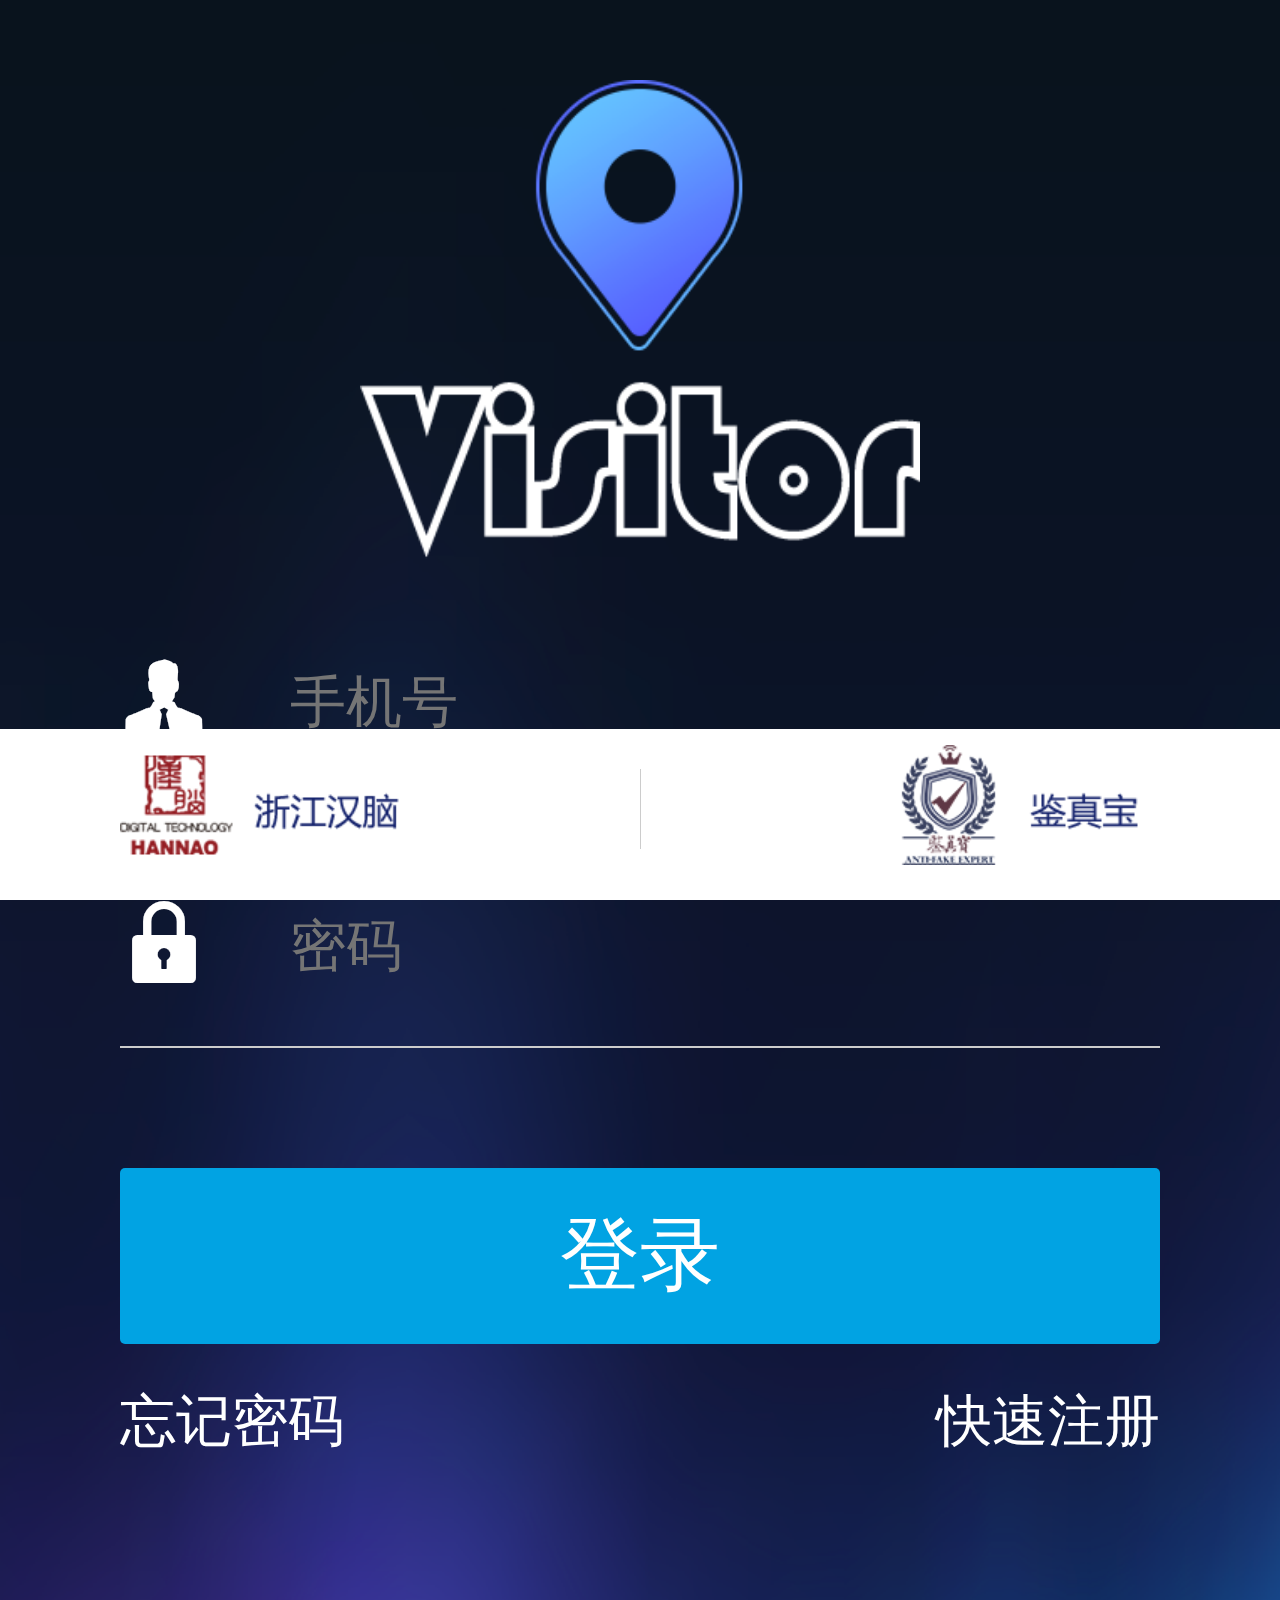
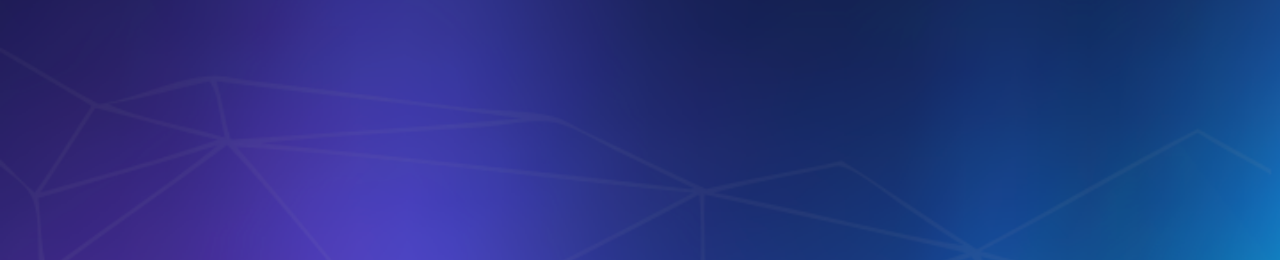
<file: test/src/index.html>
<!DOCTYPE html>
<html>
	<head>
		<meta charset="UTF-8">
		<meta http-equiv="X-UA-Compatible" content="IE=edge">
		<meta name="viewport" content="width=device-width,initial-scale=1,minimum-scale=1,maximum-scale=1,user-scalable=no" />
		<title>enter</title>
		<link rel="stylesheet" type="text/css" href="../css/index.css"/>
		<link rel="stylesheet" type="text/css" href="../font/iconfont.css"/>
	</head>
	<body>
		<div class="bigbox">
			<div class="logo_box">
				<img src="../images/logo.png" class="register_logo"/>
			</div>
			<div class="register_input">
				<i class="iconfont">&#xe608;</i><input type="text" value="" placeholder="手机号" maxlength="11"/>
			</div>
			<!--<p id="public_yzsj">请输入正确的手机号</p>-->
			<div class="register_input">
				<i class="iconfont">&#xe615;</i><input type="text" value="" placeholder="密码"/>
			</div>
			<!--<p id="public_yzmm">请输入6-10位密码</p>-->
			<div class="btn">
				<button class="register_btn">登录</button>
			</div>
			<div class="span_box">
				<a href=""><span>忘记密码</span></a>
				<a href=""><span>快速注册</span></a>
			</div>
			<div class="bottom_box public_bottom_style">
				<div class="register_buttom">
					<a href=""><img src="../images/浙江汉脑.png"/></a>
					<span></span>
					<a href=""><img src="../images/鉴真宝.png"/></a>
				</div>
			</div>
		</div>
		<script src="../js/demo.js"></script>
		<script src="../js/jquery-3.2.0.slim.min.js"></script>
		<script src="../js/index.js"></script>
	</body>
</html>
</file>
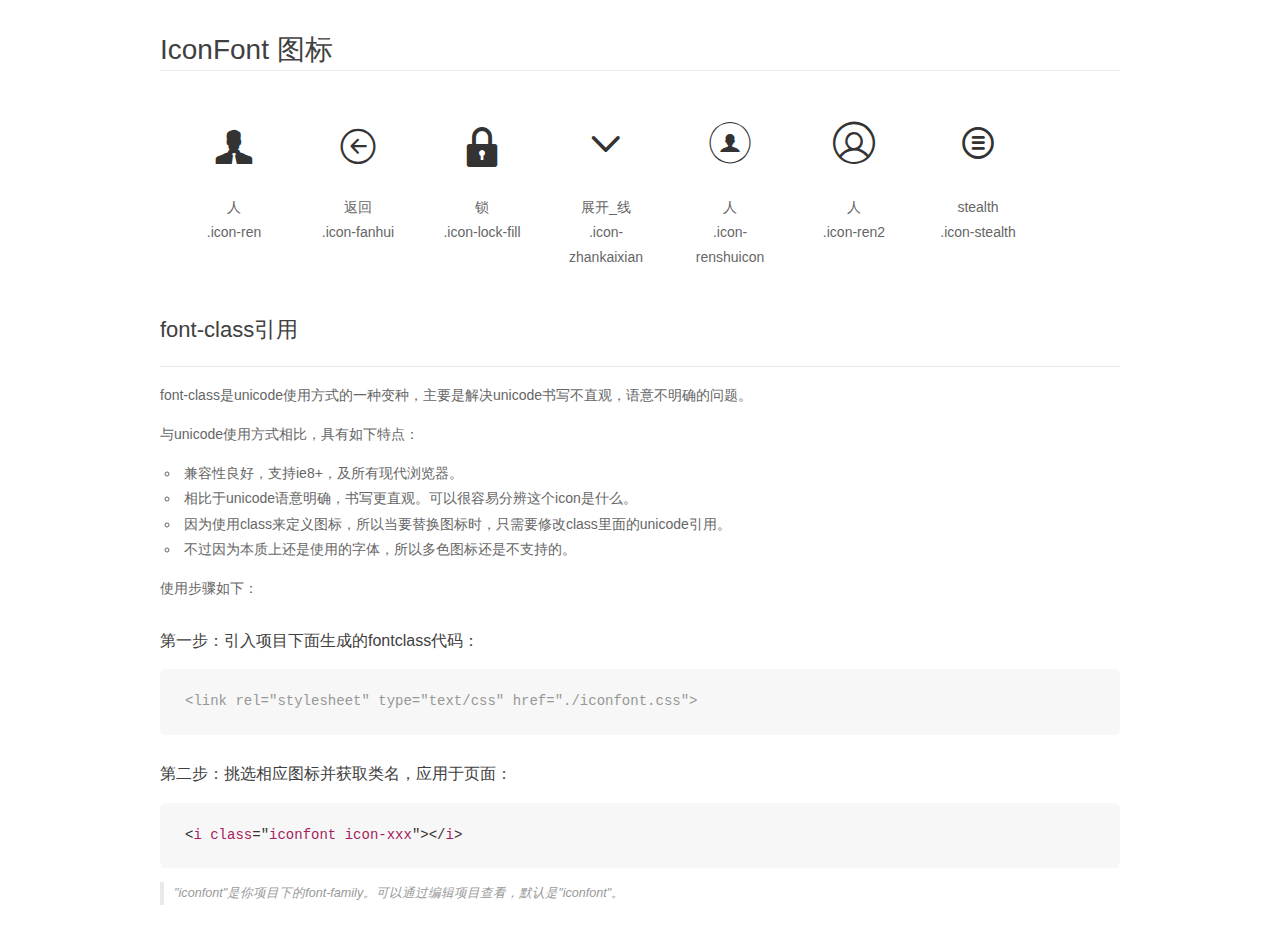
<file: test/font/demo_fontclass.html>
<!DOCTYPE html>
<html>
<head>
    <meta charset="utf-8"/>
    <title>IconFont</title>
    <link rel="stylesheet" href="demo.css">
    <link rel="stylesheet" href="iconfont.css">
</head>
<body>
    <div class="main markdown">
        <h1>IconFont 图标</h1>
        <ul class="icon_lists clear">
            
                <li>
                <i class="icon iconfont icon-ren"></i>
                    <div class="name">人</div>
                    <div class="fontclass">.icon-ren</div>
                </li>
            
                <li>
                <i class="icon iconfont icon-fanhui"></i>
                    <div class="name">返回</div>
                    <div class="fontclass">.icon-fanhui</div>
                </li>
            
                <li>
                <i class="icon iconfont icon-lock-fill"></i>
                    <div class="name">锁</div>
                    <div class="fontclass">.icon-lock-fill</div>
                </li>
            
                <li>
                <i class="icon iconfont icon-zhankaixian"></i>
                    <div class="name">展开_线</div>
                    <div class="fontclass">.icon-zhankaixian</div>
                </li>
            
                <li>
                <i class="icon iconfont icon-renshuicon"></i>
                    <div class="name">人</div>
                    <div class="fontclass">.icon-renshuicon</div>
                </li>
            
                <li>
                <i class="icon iconfont icon-ren2"></i>
                    <div class="name">人</div>
                    <div class="fontclass">.icon-ren2</div>
                </li>
            
                <li>
                <i class="icon iconfont icon-stealth"></i>
                    <div class="name">stealth</div>
                    <div class="fontclass">.icon-stealth</div>
                </li>
            
        </ul>

        <h2 id="font-class-">font-class引用</h2>
        <hr>

        <p>font-class是unicode使用方式的一种变种，主要是解决unicode书写不直观，语意不明确的问题。</p>
        <p>与unicode使用方式相比，具有如下特点：</p>
        <ul>
        <li>兼容性良好，支持ie8+，及所有现代浏览器。</li>
        <li>相比于unicode语意明确，书写更直观。可以很容易分辨这个icon是什么。</li>
        <li>因为使用class来定义图标，所以当要替换图标时，只需要修改class里面的unicode引用。</li>
        <li>不过因为本质上还是使用的字体，所以多色图标还是不支持的。</li>
        </ul>
        <p>使用步骤如下：</p>
        <h3 id="-fontclass-">第一步：引入项目下面生成的fontclass代码：</h3>


        <pre><code class="lang-js hljs javascript"><span class="hljs-comment">&lt;link rel="stylesheet" type="text/css" href="./iconfont.css"&gt;</span></code></pre>
        <h3 id="-">第二步：挑选相应图标并获取类名，应用于页面：</h3>
        <pre><code class="lang-css hljs">&lt;<span class="hljs-selector-tag">i</span> <span class="hljs-selector-tag">class</span>="<span class="hljs-selector-tag">iconfont</span> <span class="hljs-selector-tag">icon-xxx</span>"&gt;&lt;/<span class="hljs-selector-tag">i</span>&gt;</code></pre>
        <blockquote>
        <p>"iconfont"是你项目下的font-family。可以通过编辑项目查看，默认是"iconfont"。</p>
        </blockquote>
    </div>
</body>
</html>
</file>
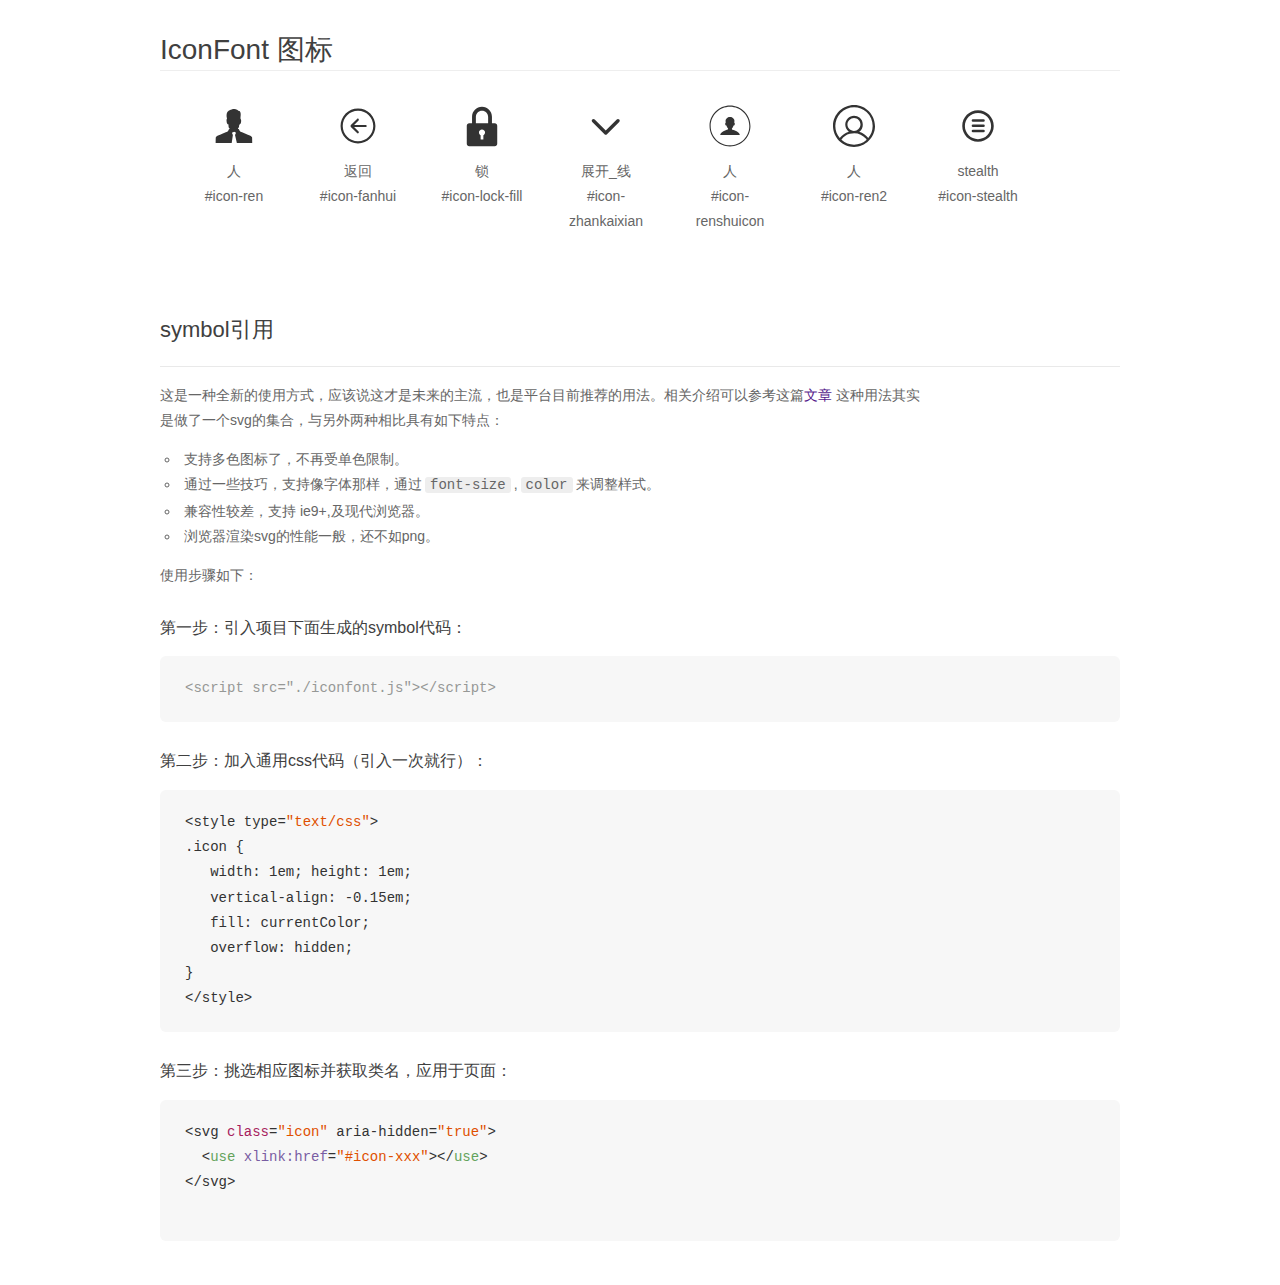
<file: test/font/demo_symbol.html>
<!DOCTYPE html>
<html>
<head>
    <meta charset="utf-8"/>
    <title>IconFont</title>
    <link rel="stylesheet" href="demo.css">
    <script src="iconfont.js"></script>

    <style type="text/css">
        .icon {
          /* 通过设置 font-size 来改变图标大小 */
          width: 1em; height: 1em;
          /* 图标和文字相邻时，垂直对齐 */
          vertical-align: -0.15em;
          /* 通过设置 color 来改变 SVG 的颜色/fill */
          fill: currentColor;
          /* path 和 stroke 溢出 viewBox 部分在 IE 下会显示
             normalize.css 中也包含这行 */
          overflow: hidden;
        }

    </style>
</head>
<body>
    <div class="main markdown">
        <h1>IconFont 图标</h1>
        <ul class="icon_lists clear">
            
                <li>
                    <svg class="icon" aria-hidden="true">
                        <use xlink:href="#icon-ren"></use>
                    </svg>
                    <div class="name">人</div>
                    <div class="fontclass">#icon-ren</div>
                </li>
            
                <li>
                    <svg class="icon" aria-hidden="true">
                        <use xlink:href="#icon-fanhui"></use>
                    </svg>
                    <div class="name">返回</div>
                    <div class="fontclass">#icon-fanhui</div>
                </li>
            
                <li>
                    <svg class="icon" aria-hidden="true">
                        <use xlink:href="#icon-lock-fill"></use>
                    </svg>
                    <div class="name">锁</div>
                    <div class="fontclass">#icon-lock-fill</div>
                </li>
            
                <li>
                    <svg class="icon" aria-hidden="true">
                        <use xlink:href="#icon-zhankaixian"></use>
                    </svg>
                    <div class="name">展开_线</div>
                    <div class="fontclass">#icon-zhankaixian</div>
                </li>
            
                <li>
                    <svg class="icon" aria-hidden="true">
                        <use xlink:href="#icon-renshuicon"></use>
                    </svg>
                    <div class="name">人</div>
                    <div class="fontclass">#icon-renshuicon</div>
                </li>
            
                <li>
                    <svg class="icon" aria-hidden="true">
                        <use xlink:href="#icon-ren2"></use>
                    </svg>
                    <div class="name">人</div>
                    <div class="fontclass">#icon-ren2</div>
                </li>
            
                <li>
                    <svg class="icon" aria-hidden="true">
                        <use xlink:href="#icon-stealth"></use>
                    </svg>
                    <div class="name">stealth</div>
                    <div class="fontclass">#icon-stealth</div>
                </li>
            
        </ul>


        <h2 id="symbol-">symbol引用</h2>
        <hr>

        <p>这是一种全新的使用方式，应该说这才是未来的主流，也是平台目前推荐的用法。相关介绍可以参考这篇<a href="">文章</a>
        这种用法其实是做了一个svg的集合，与另外两种相比具有如下特点：</p>
        <ul>
          <li>支持多色图标了，不再受单色限制。</li>
          <li>通过一些技巧，支持像字体那样，通过<code>font-size</code>,<code>color</code>来调整样式。</li>
          <li>兼容性较差，支持 ie9+,及现代浏览器。</li>
          <li>浏览器渲染svg的性能一般，还不如png。</li>
        </ul>
        <p>使用步骤如下：</p>
        <h3 id="-symbol-">第一步：引入项目下面生成的symbol代码：</h3>
        <pre><code class="lang-js hljs javascript"><span class="hljs-comment">&lt;script src="./iconfont.js"&gt;&lt;/script&gt;</span></code></pre>
        <h3 id="-css-">第二步：加入通用css代码（引入一次就行）：</h3>
        <pre><code class="lang-js hljs javascript">&lt;style type=<span class="hljs-string">"text/css"</span>&gt;
.icon {
   width: <span class="hljs-number">1</span>em; height: <span class="hljs-number">1</span>em;
   vertical-align: <span class="hljs-number">-0.15</span>em;
   fill: currentColor;
   overflow: hidden;
}
&lt;<span class="hljs-regexp">/style&gt;</span></code></pre>
        <h3 id="-">第三步：挑选相应图标并获取类名，应用于页面：</h3>
        <pre><code class="lang-js hljs javascript">&lt;svg <span class="hljs-class"><span class="hljs-keyword">class</span></span>=<span class="hljs-string">"icon"</span> aria-hidden=<span class="hljs-string">"true"</span>&gt;<span class="xml"><span class="hljs-tag">
  &lt;<span class="hljs-name">use</span> <span class="hljs-attr">xlink:href</span>=<span class="hljs-string">"#icon-xxx"</span>&gt;</span><span class="hljs-tag">&lt;/<span class="hljs-name">use</span>&gt;</span>
</span>&lt;<span class="hljs-regexp">/svg&gt;
        </span></code></pre>
    </div>
</body>
</html>
</file>
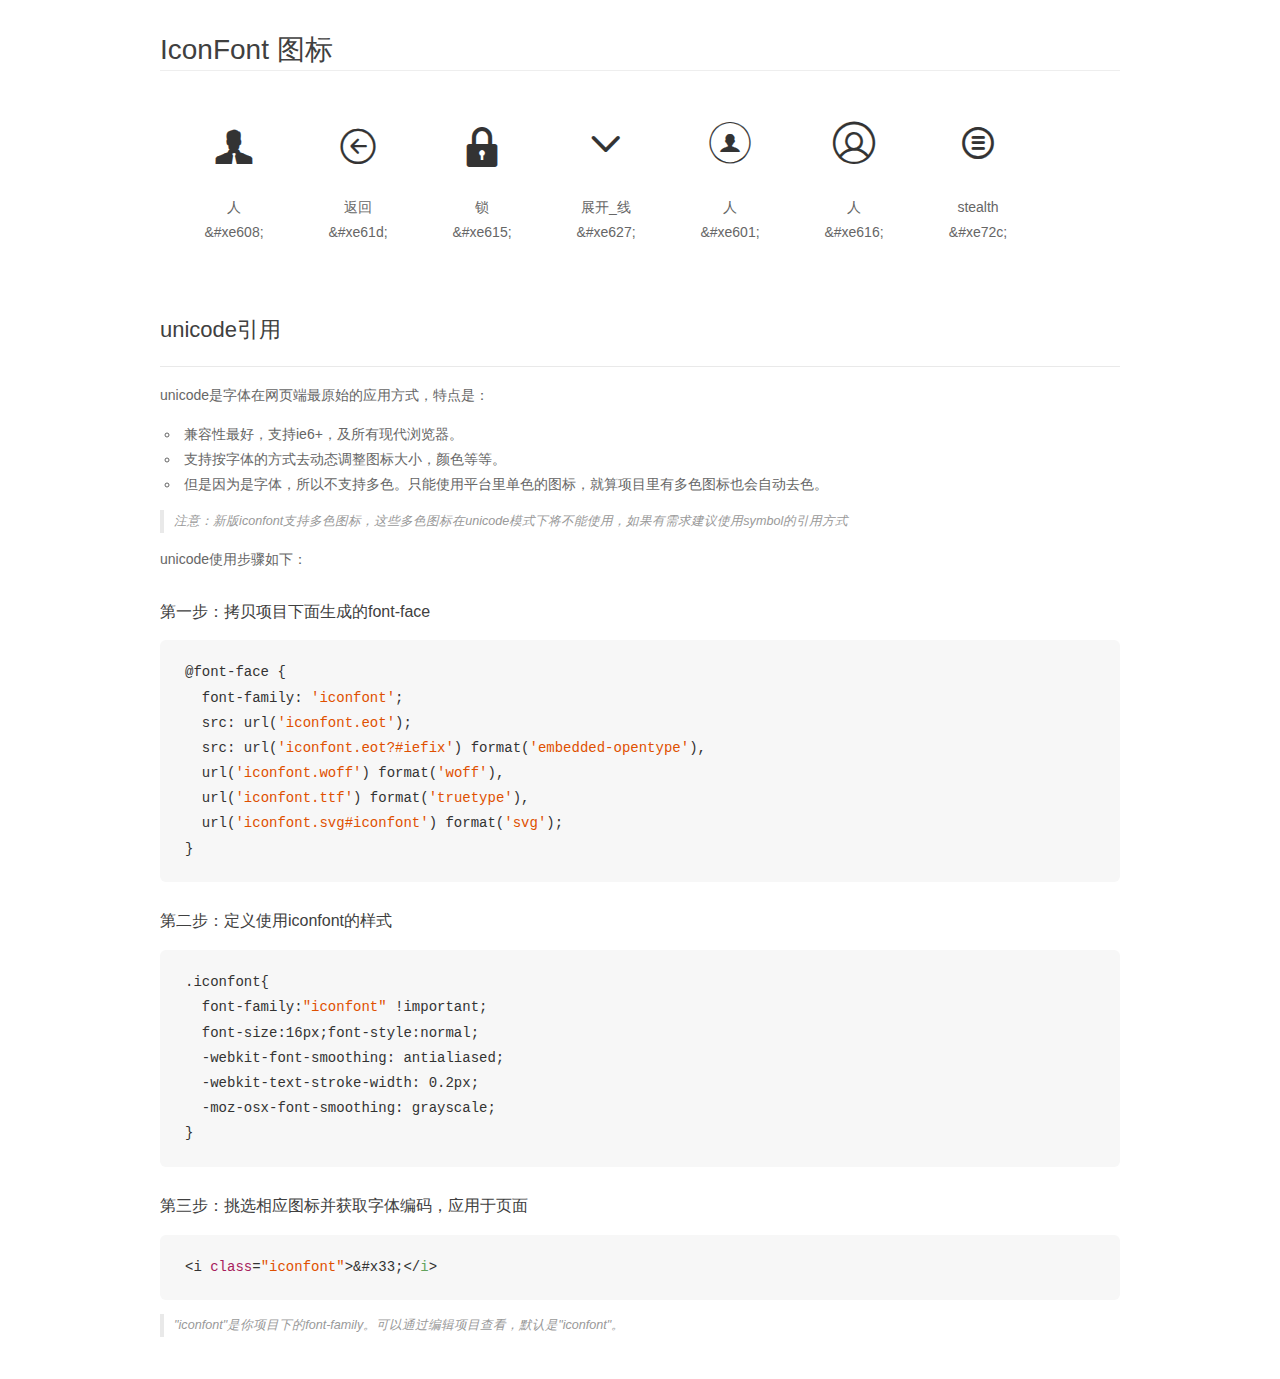
<file: test/font/demo_unicode.html>
<!DOCTYPE html>
<html>
<head>
    <meta charset="utf-8"/>
    <title>IconFont</title>
    <link rel="stylesheet" href="demo.css">

    <style type="text/css">

        @font-face {font-family: "iconfont";
          src: url('iconfont.eot'); /* IE9*/
          src: url('iconfont.eot#iefix') format('embedded-opentype'), /* IE6-IE8 */
          url('iconfont.woff') format('woff'), /* chrome, firefox */
          url('iconfont.ttf') format('truetype'), /* chrome, firefox, opera, Safari, Android, iOS 4.2+*/
          url('iconfont.svg#iconfont') format('svg'); /* iOS 4.1- */
        }

        .iconfont {
          font-family:"iconfont" !important;
          font-size:16px;
          font-style:normal;
          -webkit-font-smoothing: antialiased;
          -webkit-text-stroke-width: 0.2px;
          -moz-osx-font-smoothing: grayscale;
        }

    </style>
</head>
<body>
    <div class="main markdown">
        <h1>IconFont 图标</h1>
        <ul class="icon_lists clear">
            
                <li>
                <i class="icon iconfont">&#xe608;</i>
                    <div class="name">人</div>
                    <div class="code">&amp;#xe608;</div>
                </li>
            
                <li>
                <i class="icon iconfont">&#xe61d;</i>
                    <div class="name">返回</div>
                    <div class="code">&amp;#xe61d;</div>
                </li>
            
                <li>
                <i class="icon iconfont">&#xe615;</i>
                    <div class="name">锁</div>
                    <div class="code">&amp;#xe615;</div>
                </li>
            
                <li>
                <i class="icon iconfont">&#xe627;</i>
                    <div class="name">展开_线</div>
                    <div class="code">&amp;#xe627;</div>
                </li>
            
                <li>
                <i class="icon iconfont">&#xe601;</i>
                    <div class="name">人</div>
                    <div class="code">&amp;#xe601;</div>
                </li>
            
                <li>
                <i class="icon iconfont">&#xe616;</i>
                    <div class="name">人</div>
                    <div class="code">&amp;#xe616;</div>
                </li>
            
                <li>
                <i class="icon iconfont">&#xe72c;</i>
                    <div class="name">stealth</div>
                    <div class="code">&amp;#xe72c;</div>
                </li>
            
        </ul>
        <h2 id="unicode-">unicode引用</h2>
        <hr>

        <p>unicode是字体在网页端最原始的应用方式，特点是：</p>
        <ul>
        <li>兼容性最好，支持ie6+，及所有现代浏览器。</li>
        <li>支持按字体的方式去动态调整图标大小，颜色等等。</li>
        <li>但是因为是字体，所以不支持多色。只能使用平台里单色的图标，就算项目里有多色图标也会自动去色。</li>
        </ul>
        <blockquote>
        <p>注意：新版iconfont支持多色图标，这些多色图标在unicode模式下将不能使用，如果有需求建议使用symbol的引用方式</p>
        </blockquote>
        <p>unicode使用步骤如下：</p>
        <h3 id="-font-face">第一步：拷贝项目下面生成的font-face</h3>
        <pre><code class="lang-js hljs javascript">@font-face {
  font-family: <span class="hljs-string">'iconfont'</span>;
  src: url(<span class="hljs-string">'iconfont.eot'</span>);
  src: url(<span class="hljs-string">'iconfont.eot?#iefix'</span>) format(<span class="hljs-string">'embedded-opentype'</span>),
  url(<span class="hljs-string">'iconfont.woff'</span>) format(<span class="hljs-string">'woff'</span>),
  url(<span class="hljs-string">'iconfont.ttf'</span>) format(<span class="hljs-string">'truetype'</span>),
  url(<span class="hljs-string">'iconfont.svg#iconfont'</span>) format(<span class="hljs-string">'svg'</span>);
}
</code></pre>
        <h3 id="-iconfont-">第二步：定义使用iconfont的样式</h3>
        <pre><code class="lang-js hljs javascript">.iconfont{
  font-family:<span class="hljs-string">"iconfont"</span> !important;
  font-size:<span class="hljs-number">16</span>px;font-style:normal;
  -webkit-font-smoothing: antialiased;
  -webkit-text-stroke-width: <span class="hljs-number">0.2</span>px;
  -moz-osx-font-smoothing: grayscale;
}
</code></pre>
        <h3 id="-">第三步：挑选相应图标并获取字体编码，应用于页面</h3>
        <pre><code class="lang-js hljs javascript">&lt;i <span class="hljs-class"><span class="hljs-keyword">class</span></span>=<span class="hljs-string">"iconfont"</span>&gt;&amp;#x33;<span class="xml"><span class="hljs-tag">&lt;/<span class="hljs-name">i</span>&gt;</span></span></code></pre>

        <blockquote>
        <p>"iconfont"是你项目下的font-family。可以通过编辑项目查看，默认是"iconfont"。</p>
        </blockquote>
    </div>


</body>
</html>
</file>
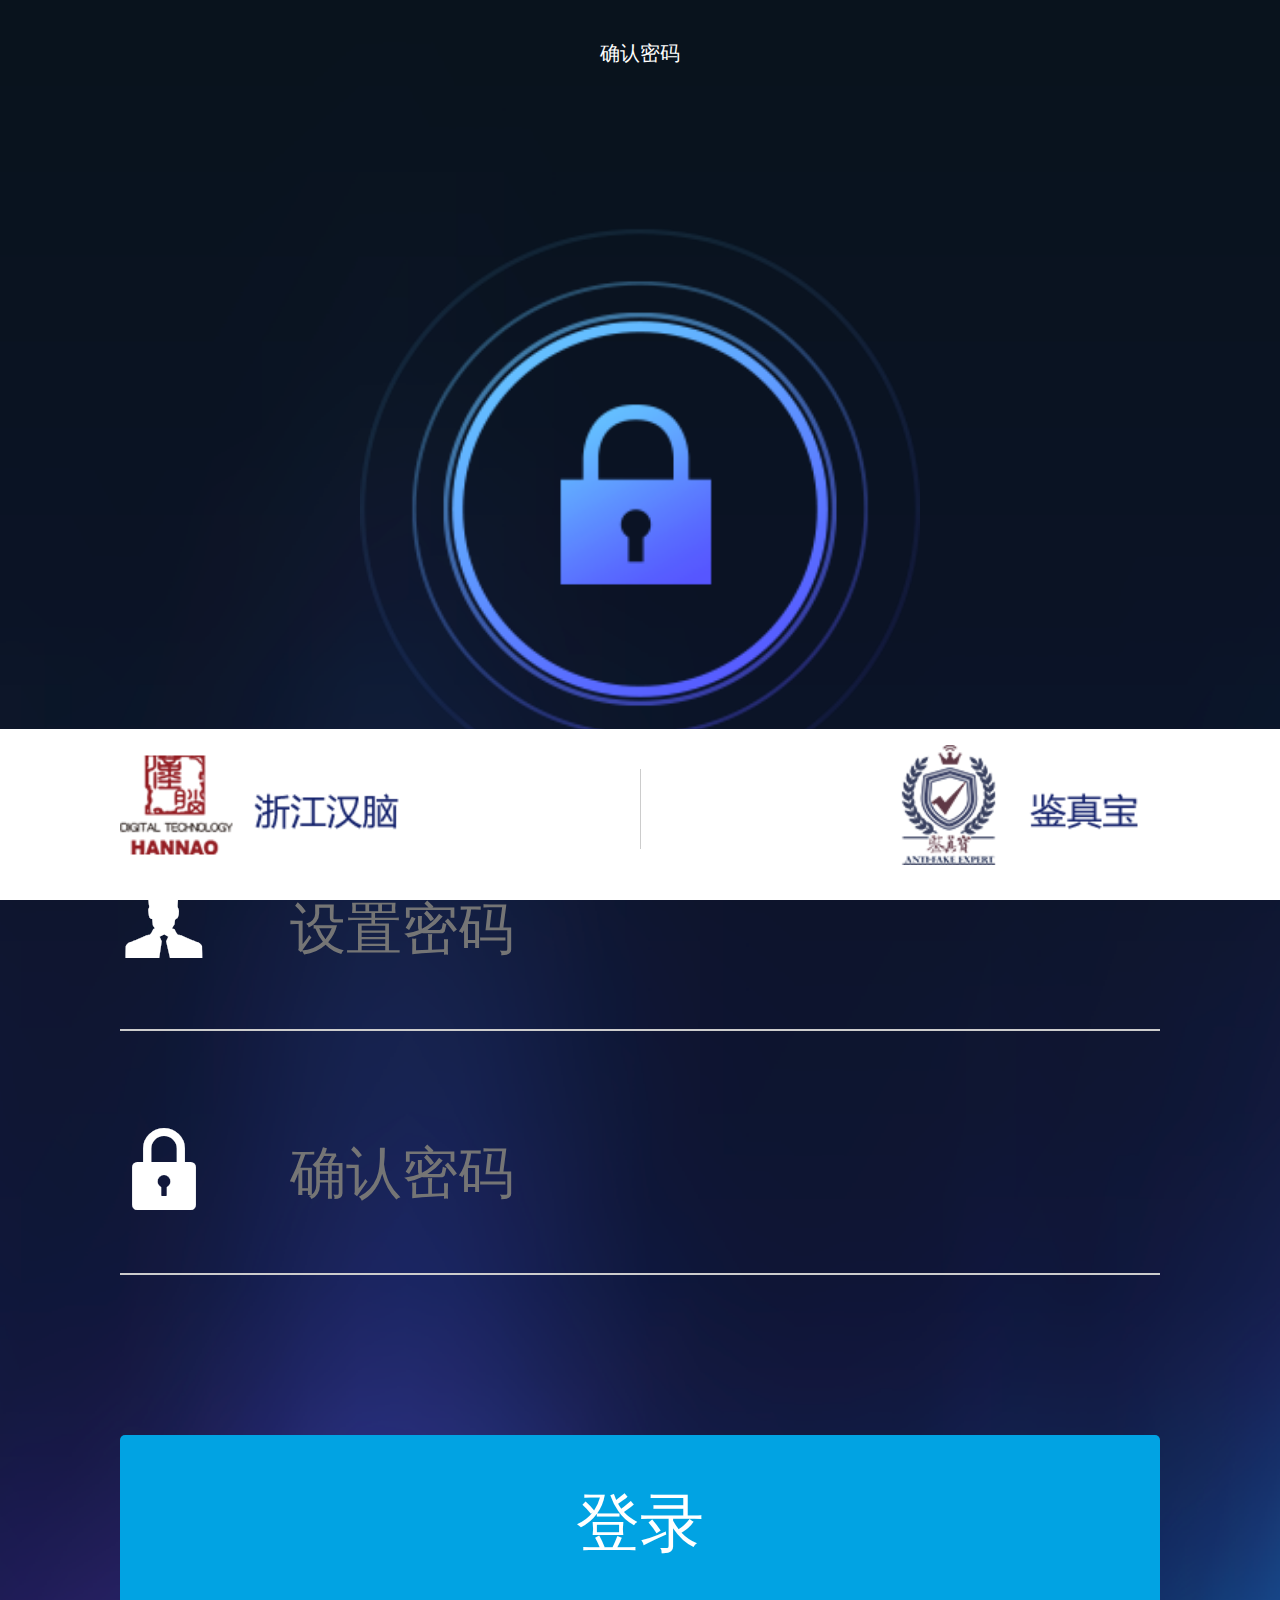
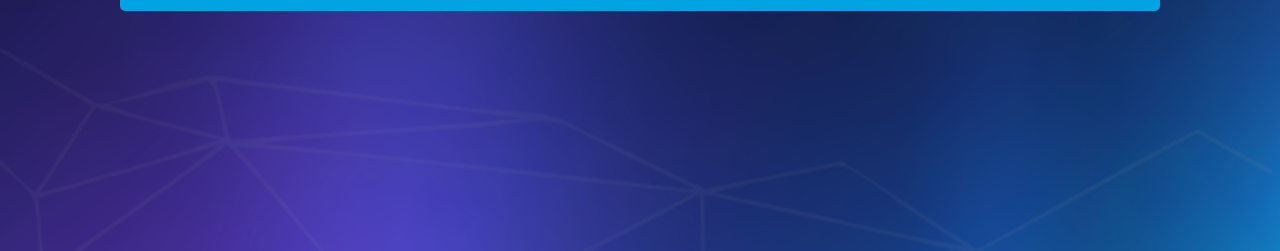
<file: test/src/affirm.html>
<!DOCTYPE html>
<html>
	<head>
		<meta charset="UTF-8">
		<meta http-equiv="X-UA-Compatible" content="IE=edge">
		<meta name="viewport" content="width=device-width,initial-scale=1,minimum-scale=1,maximum-scale=1,user-scalable=no" />
		<title>确认密码</title>
		<link rel="stylesheet" type="text/css" href="../css/index.css"/>
		<link rel="stylesheet" type="text/css" href="../font/iconfont.css"/>
	</head>
	<body>
		<div class="all_bigbox">
			<p>确认密码</p>
			<div class="find_logo_box">
				<img src="../images/密码锁.png" class="find_logo"/>
			</div>
			<div class="find_input">
				<i class="iconfont">&#xe608;</i><input type="text" value="" placeholder="设置密码" maxlength="11"/>
			</div>
			<!--<p id="public_yzsj">请输入正确的密码</p>
-->			<div class="find_input">
				<i class="iconfont">&#xe615;</i><input type="text" value="" placeholder="确认密码"/>
			</div>
			<!--<p id="public_yzmm">请输入正确的密码</p>-->
			<div class="find_btn_box">
				<button class="find_btn">登录</button>
			</div>
			<div class="bottom_box public_bottom_style">
				<div class="register_buttom">
					<a href=""><img src="../images/浙江汉脑.png"/></a>
					<span></span>
					<a href=""><img src="../images/鉴真宝.png"/></a>
				</div>
			</div>
		</div>		
		<script src="../js/demo.js"></script>
		<script src="../js/jquery-3.2.0.slim.min.js"></script>
		<script src="../js/index.js"></script>
	</body>
</html>
</file>
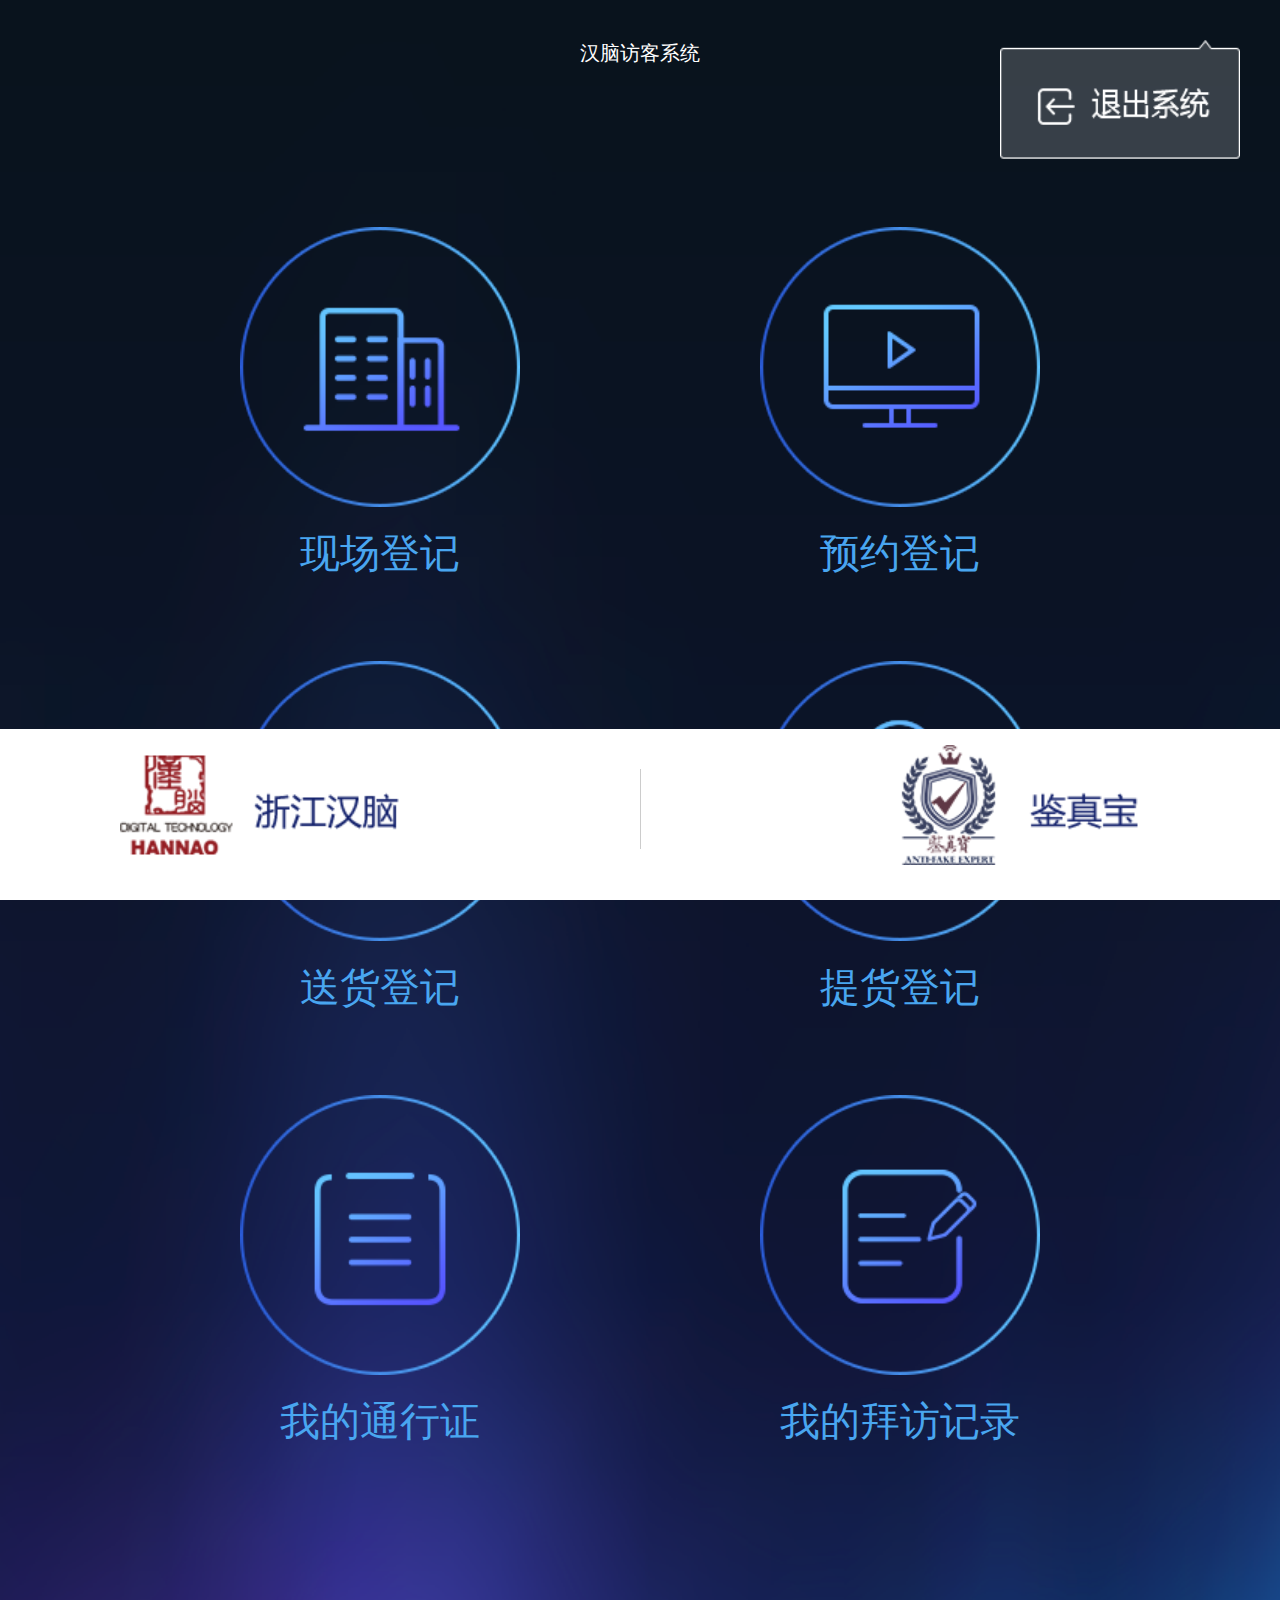
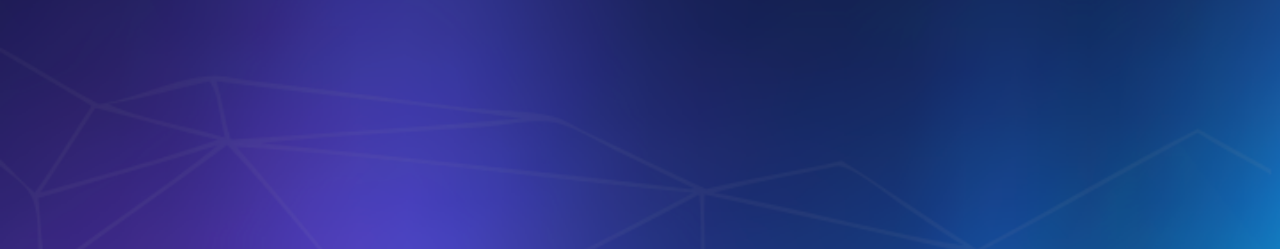
<file: test/src/caller.html>
<!DOCTYPE html>
<html>
	<head>
		<meta charset="UTF-8">
		<meta http-equiv="X-UA-Compatible" content="IE=edge">
		<meta name="viewport" content="width=device-width,initial-scale=1,minimum-scale=1,maximum-scale=1,user-scalable=no" />
		<title>访客</title>
		<link rel="stylesheet" type="text/css" href="../css/index.css"/>
		<link rel="stylesheet" type="text/css" href="../font/iconfont.css"/>
	</head>
	<body>
		<div class="all_bigbox">
			<!--<p>汉脑访客系统
				<i class="iconfont">&#xe72c;</i>
				<span class="yh_name">方晓</span>
			</p>-->
			<p>汉脑访客系统
				<!--<i class="iconfont" style="position: absolute;right: 1rem;">&#xe601;</i>-->
				<img src="../images/退出系统.png" alt="" style="height: 1.5rem;width: 3rem;position: absolute;right: 0.5rem;"/>
			</p>
			<img src="../images/退出系统.png" class="tc_img" style="display: none;"/>
			<div class="first_box">
				<div class="first_left">
					<img src="../images/现场登记.png" alt="" />
					<p>现场登记</p>
				</div>
				<div class="first_right">
					<img src="../images/预约登记.png" alt="" />
					<p>预约登记</p>
				</div>
			</div>
			<div class="first_box">
				<div class="first_left">
					<img src="../images/送货登记.png" alt="" />
					<p>送货登记</p>
				</div>
				<div class="first_right">
					<img src="../images/提货登记.png" alt="" />
					<p>提货登记</p>
				</div>
			</div>
			<div class="first_box" style="padding-bottom: 5rem;">
				<div class="first_left">
					<img src="../images/我的通行证.png" alt="" />
					<p>我的通行证</p>
				</div>
				<div class="first_right">
					<img src="../images/我的拜访记录.png" alt="" />
					<p>我的拜访记录</p>
				</div>
			</div>
			<div class="bottom_box public_bottom_style">
				<div class="register_buttom">
					<a href=""><img src="../images/浙江汉脑.png"/></a>
					<span></span>
					<a href=""><img src="../images/鉴真宝.png"/></a>
				</div>
			</div>
		</div>
		<script src="../js/demo.js"></script>
		<script src="../js/jquery-3.2.0.slim.min.js"></script>
		<script src="../js/index.js"></script>
	</body>
</html>
</file>
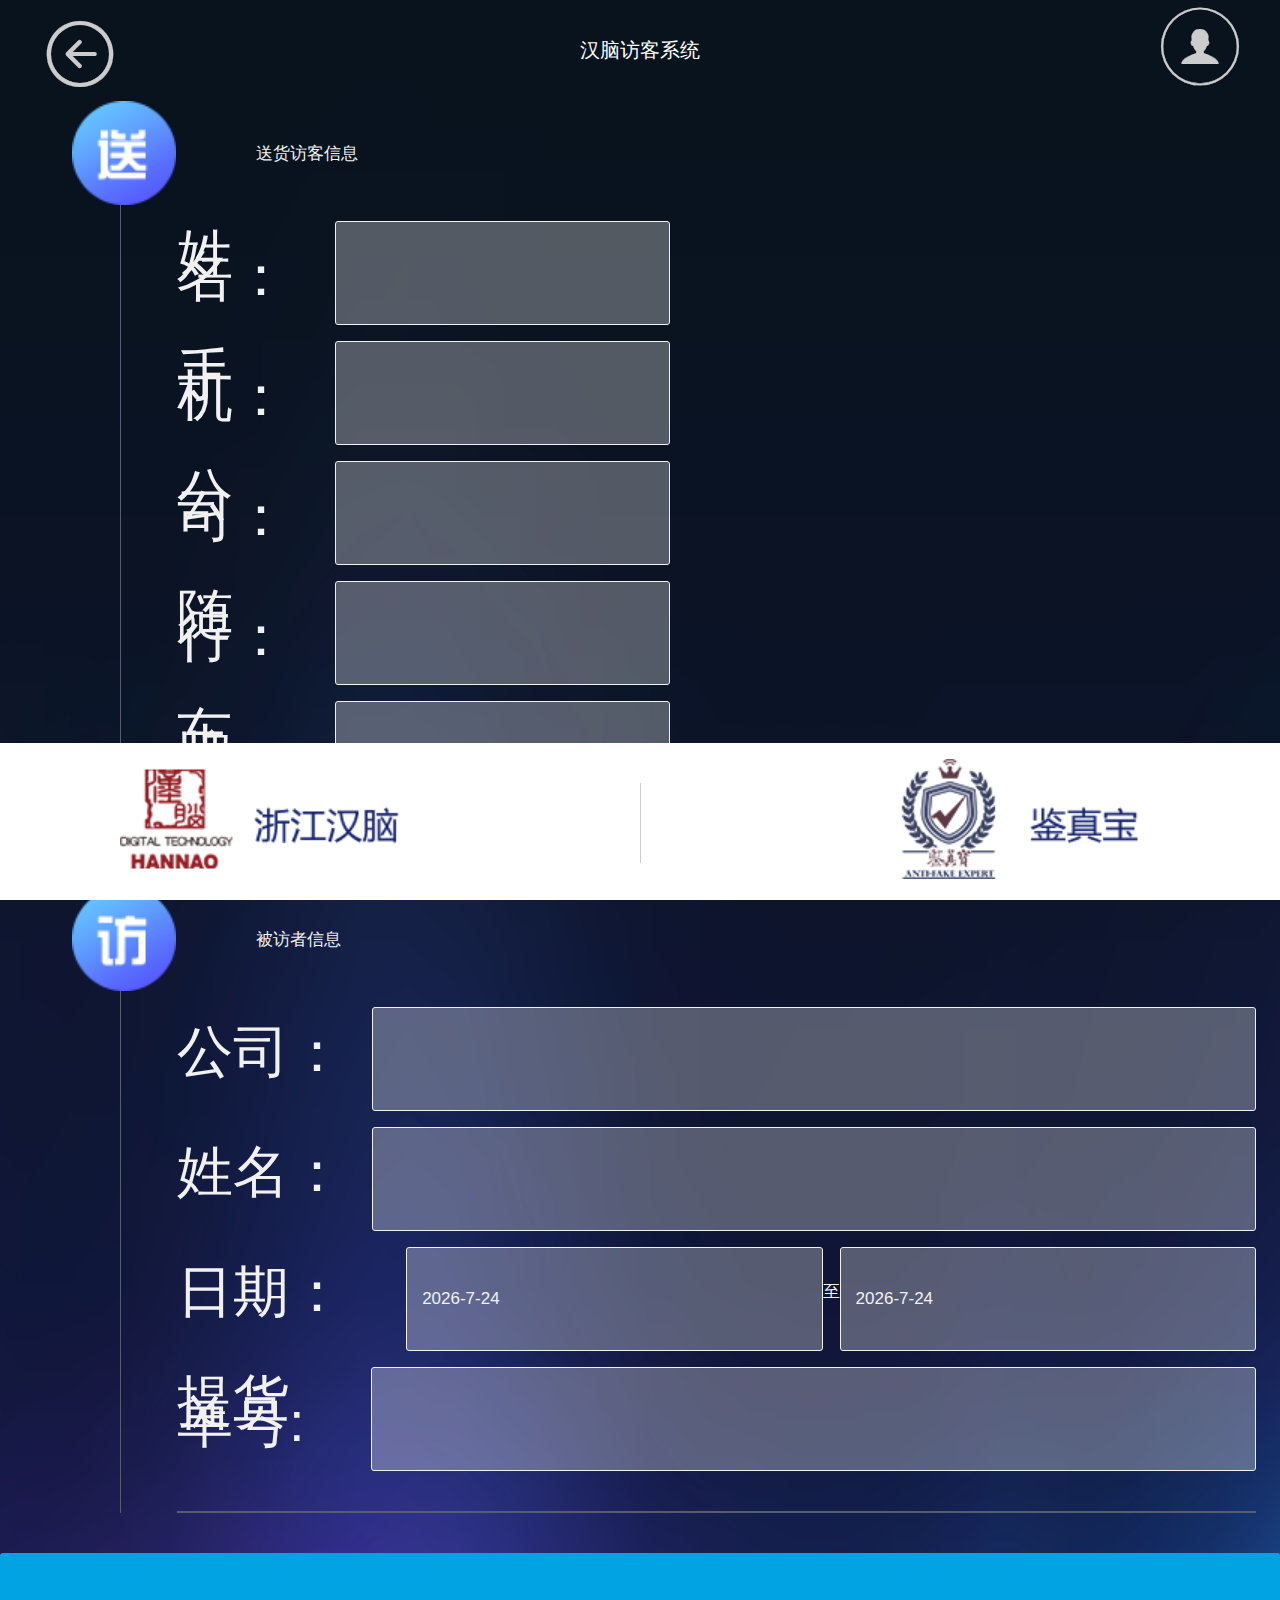
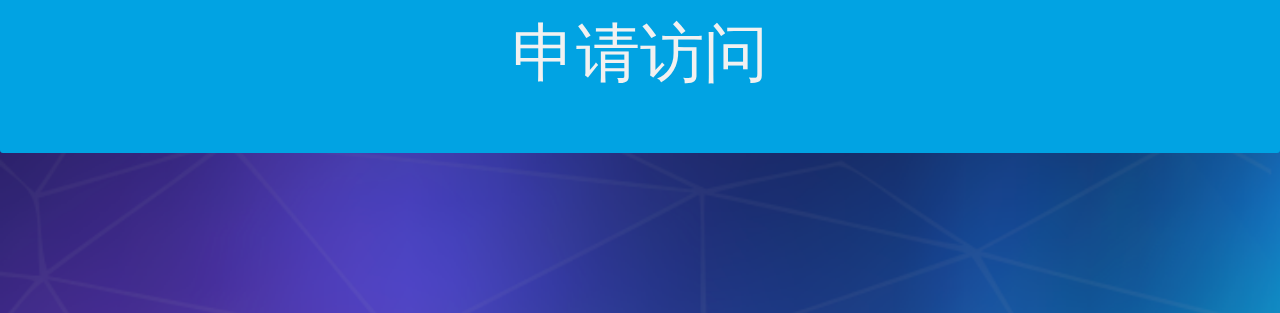
<file: test/src/caller_carry.html>
<!DOCTYPE html>
<html>

	<head>
		<meta charset="UTF-8">
		<meta http-equiv="X-UA-Compatible" content="IE=edge">
		<meta name="viewport" content="width=device-width,initial-scale=1,minimum-scale=1,maximum-scale=1,user-scalable=no" />
		<title>提货登记</title>
		<link rel="stylesheet" type="text/css" href="../css/index.css" />
		<link rel="stylesheet" type="text/css" href="../font/iconfont.css" />
		<link rel="stylesheet" href="../css/mui.min.css">
		<link rel="stylesheet" href="../css/LCalendar.css">
	</head>

	<body>
		<div class="all_bigbox">
			<p>
				<a href="#">
					<i class="iconfont one">&#xe601;</i>
				</a>
				<span>汉脑访客系统</span>
				<a href="#">
					<i class="iconfont two">&#xe61d;</i>
				</a>
			</p>
			<div class="caller_details_top">
				<img src="../images/送.png" alt="" /><span>送货访客信息</span>
			</div>
			<div class="caller_details_content">
				<table>
					<tr>
						<td><span>姓名：</span><input type="text" name="" id="" value="" /></td>
					</tr>
					<tr>
						<td><span>手机：</span><input type="text" name="" id="" value="" /></td>
					</tr>
					<tr>
						<td><span>公司：</span><input type="text" name="" id="" value="" /></td>
					</tr>
					<tr>
						<td><span>随行：</span><input type="text" name="" id="" value="" /></td>
					</tr>
					<tr>
						<td style="margin-bottom: 0.5rem;"><span>车牌：</span><input type="text" name="" id="" value="" /></td>
					</tr>
				</table>
			</div>

			<div class="caller_details_top">
				<img src="../images/访.png" alt="" /><span>被访者信息</span>
			</div>
			<div class="caller_details_content">
				<table>
					<tr>
						<td><span>公司：</span><input type="text" name="" id="" value="" /></td>
					</tr>
					<tr>
						<td><span>姓名：</span><input type="text" name="" id="" value="" /></td>
					</tr>
					<tr>
						<td><span style="width: 7.8rem;">日期：</span>
							<input id="demo1" type="text" readonly="" name="input_date" data-lcalendar="2000-01-01,2018-01-29" />至<input id="demo2" type="text" readonly="" name="input_date" data-lcalendar="2000-01-01,2018-01-29" /></td>
					</tr>
					<tr>
						<td style="margin-bottom: 0.5rem;"><span style="width: 2rem;">提货单号: </span><input type="text" name="" id="" value="" style="margin-left: 0.8rem;"/></td>
					</tr>
				</table>
			</div>
			<button class="caller_details_btn">申请访问</button>
			<div class="bottom_box public_bottom_style">
				<div class="register_buttom">
					<a href="#"><img src="../images/浙江汉脑.png" /></a>
					<span></span>
					<a href="#"><img src="../images/鉴真宝.png" /></a>
				</div>
			</div>
		</div>
		<script src="../js/mui.min.js"></script>
		<script src="../js/demo.js"></script>
		<script src="../js/jquery-3.2.0.slim.min.js"></script>
		<script src="../js/index.js"></script>
		<script src="../js/LCalendar.js"></script>
		<script>
		var now = new Date();
		demo1.value=new Date().getFullYear() + '-' + (new Date().getMonth() + 1) + '-' + new Date().getDate(); 
		var now = new Date();
		demo2.value=new Date().getFullYear() + '-' + (new Date().getMonth() + 1) + '-' + new Date().getDate();
		
			var calendar = new LCalendar();
			calendar.init({
				'trigger': '#demo1', //标签id
				'type': 'date', //date 调出日期选择 datetime 调出日期时间选择 time 调出时间选择 ym 调出年月选择,
				'minDate': new Date().getFullYear() + '-' + (new Date().getMonth() + 1) + '-' + new Date().getDate(), //最小日期
				'maxDate': new Date().getFullYear() + '-' + (new Date().getMonth() + 3) + '-' + new Date().getDate()//最大日期
			});
			
			var calendar = new LCalendar();
			calendar.init({
				'trigger': '#demo2', //标签id
				'type': 'date', //date 调出日期选择 datetime 调出日期时间选择 time 调出时间选择 ym 调出年月选择,
				'minDate': new Date().getFullYear() + '-' + (new Date().getMonth() + 1) + '-' + new Date().getDate(), //最小日期
				'maxDate': new Date().getFullYear() + '-' + (new Date().getMonth() + 3) + '-' + new Date().getDate()//最大日期
			});
		</script>
	</body>

</html>
</file>
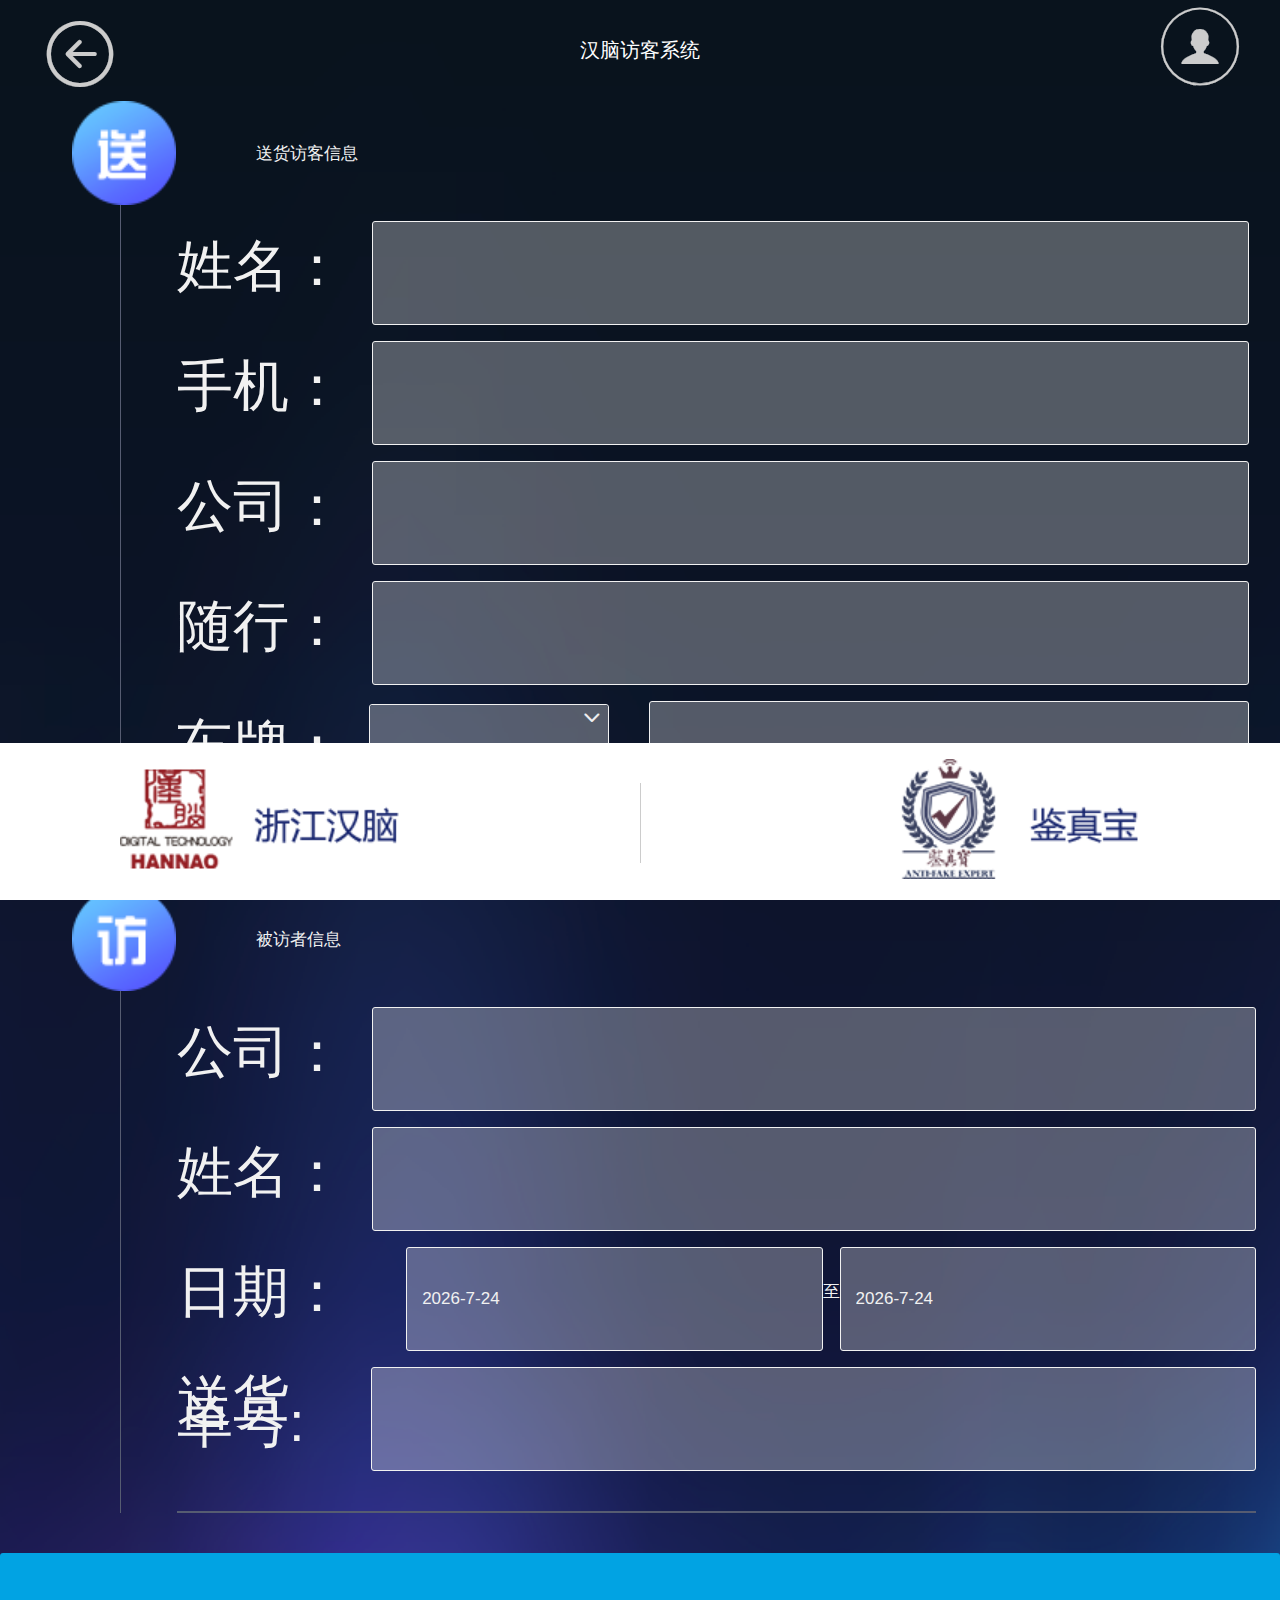
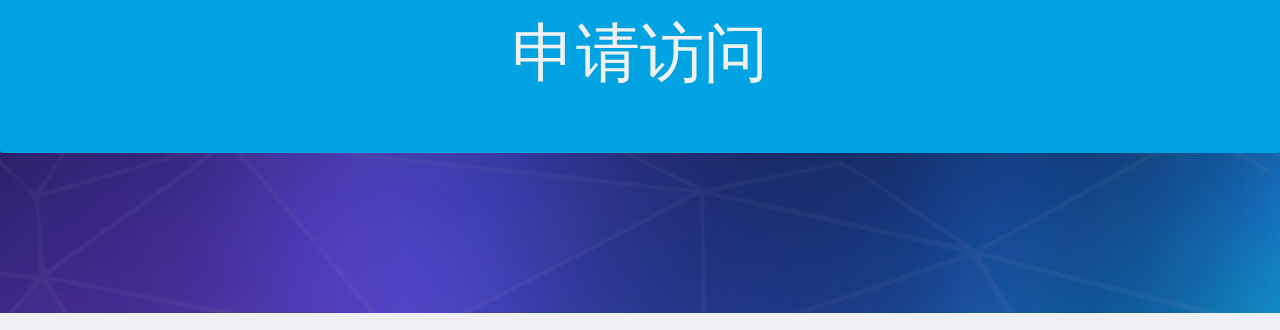
<file: test/src/caller_send.html>
<!DOCTYPE html>
<html>

	<head>
		<meta charset="UTF-8">
		<meta http-equiv="X-UA-Compatible" content="IE=edge">
		<meta name="viewport" content="width=device-width,initial-scale=1,minimum-scale=1,maximum-scale=1,user-scalable=no" />
		<title>送货登记</title>
		<link rel="stylesheet" type="text/css" href="../css/index.css" />
		<link rel="stylesheet" type="text/css" href="../font/iconfont.css" />
		<link rel="stylesheet" href="../css/mui.min.css">
		<link rel="stylesheet" href="../css/LCalendar.css">
	</head>

	<body>
		<div class="all_bigbox">
			<p>
				<a href="#">
					<i class="iconfont one">&#xe601;</i>
				</a>
				<span>汉脑访客系统</span>
				<a href="#">
					<i class="iconfont two">&#xe61d;</i>
				</a>
			</p>
			<div class="caller_details_top">
				<img src="../images/送.png" alt="" /><span>送货访客信息</span>
			</div>
			<div class="caller_details_content">
				<table>
					<tr>
						<td><span>姓名：</span><input type="text" name="" id="" value="" /></td>
					</tr>
					<tr>
						<td><span>手机：</span><input type="text" name="" id="" value="" /></td>
					</tr>
					<tr>
						<td><span>公司：</span><input type="text" name="" id="autoCom" value=""/>
						</td>
					</tr>
					<tr>
						<td><span>随行：</span><input type="text" name="" id="" value="" /></td>
					</tr>
					<tr>
						<td style="margin-bottom: 0.5rem;">
							<span id="cp_public_span">车牌：</span>
							<div class="selectStyle">
								<select name="" class="select">
									<option value="">浙</option>
									<option value="">沪</option>
									<option value="">皖</option>
									<option value="">4</option>
									<option value="">5</option>
									<option value="">6</option>
									<option value="">7</option>
								</select>
								<i class="iconfont">&#xe627;</i>
							</div>
							<input type="text" name="" id="cp_public_input" value=""/>
						</td>
					</tr>
				</table>
			</div>

			<div class="caller_details_top">
				<img src="../images/访.png" alt="" /><span>被访者信息</span>
			</div>
			<div class="caller_details_content">
				<table>
					<tr>
						<td><span>公司：</span><input type="text" name="" id="" value="" /></td>
					</tr>
					<tr>
						<td><span>姓名：</span><input type="text" name="" id="" value="" /></td>
					</tr>
					<tr>
						<td><span style="width: 7.8rem;">日期：</span>
							<input id="demo1" type="text" readonly="" name="input_date" data-lcalendar="2000-01-01,2018-01-29" />
							至<input id="demo2" type="text" readonly="" name="input_date" data-lcalendar="2000-01-01,2018-01-29"/>
						</td>
					</tr>
					<tr>
						<td style="margin-bottom: 0.5rem;"><span style="width: 2rem;">送货单号: </span><input type="text" name="" id="" value="" style="margin-left: 0.8rem;"/></td>
					</tr>
				</table>
			</div>
			<button class="caller_details_btn">申请访问</button>
			<div class="bottom_box public_bottom_style">
				<div class="register_buttom">
					<a href="#"><img src="../images/浙江汉脑.png" /></a>
					<span></span>
					<a href="#"><img src="../images/鉴真宝.png" /></a>
				</div>
			</div>
		</div>
		<script src="../js/mui.min.js"></script>
		<script src="../js/demo.js"></script>
		<script src="../js/jquery-3.2.0.slim.min.js"></script>
		<script src="../js/index.js"></script>
		<script src="../js/LCalendar.js"></script>
		<script>
		var now = new Date();
		demo1.value=new Date().getFullYear() + '-' + (new Date().getMonth() + 1) + '-' + new Date().getDate(); 
		var now = new Date();
		demo2.value=new Date().getFullYear() + '-' + (new Date().getMonth() + 1) + '-' + new Date().getDate();
		
			var calendar = new LCalendar();
			calendar.init({
				'trigger': '#demo1', //标签id
				'type': 'date', //date 调出日期选择 datetime 调出日期时间选择 time 调出时间选择 ym 调出年月选择,
				'minDate': new Date().getFullYear() + '-' + (new Date().getMonth() + 1) + '-' + new Date().getDate(), //最小日期
				'maxDate': new Date().getFullYear() + '-' + (new Date().getMonth() + 3) + '-' + new Date().getDate()//最大日期
			});
			
			var calendar = new LCalendar();
			calendar.init({
				'trigger': '#demo2', //标签id
				'type': 'date', //date 调出日期选择 datetime 调出日期时间选择 time 调出时间选择 ym 调出年月选择,
				'minDate': new Date().getFullYear() + '-' + (new Date().getMonth() + 1) + '-' + new Date().getDate(), //最小日期
				'maxDate': new Date().getFullYear() + '-' + (new Date().getMonth() + 3) + '-' + new Date().getDate()//最大日期
			});
			
				(autoComplete = {
					pop_len: 10,
					pop_cn: 'autoDis',
					hover_cn: 'cur',
					source: '13612345564|13825646464|13412236054|13012348564|13012345564|13012365564|彭小|王达|李相公|周欢欢'.split('|'),
					init: function() {
						this.setDom();
						return this;
					},
					bind: function(x) {
						if(x.getAttribute('type') != 'text' || x.nodeName != 'INPUT')
							return null;
						var self = this;
						x.onkeyup = function(e) {
							e = e || window.event;
							var lis = self.pop.getElementsByTagName('li'),
								lens = self.pop.getElementsByTagName('li').length,
								n = lens,
								temp;
							if(e.keyCode == 38) { //键盘up键被按下 
								if(self.pop.style.display != 'none') {
									for(var i = 0; i < lens; i++) { //遍历结果数据，判断是否被选中 
										if(lis[i].className)
											temp = i;
										else
											n--;
									}
									if(n == 0) { //如果没有被选中的li元素，则选中最后一个 
										lis[lens - 1].className = self.hover_cn;
										this.value = lis[lens - 1].innerHTML;
									} else { //如果有被选中的元素，则选择上一个元素并赋值给input 
										if(lis[temp] == lis[0]) { //如果选中的元素是第一个孩子节点则跳到最后一个选中 
											lis[lens - 1].className = self.hover_cn;
											this.value = lis[lens - 1].innerHTML;
											lis[temp].className = '';
										} else {
											lis[temp - 1].className = self.hover_cn;
											this.value = lis[temp - 1].innerHTML;
											lis[temp].className = '';
										}
									}
								} else //如果弹出层没有显示则执行插入操作，并显示弹出层 
									self.insert(this);
							} else if(e.keyCode == 40) { //down键被按下，原理同up键 
								if(self.pop.style.display != 'none') {
									for(var i = 0; i < lens; i++) {
										if(lis[i].className)
											temp = i;
										else
											n--;
									}
									if(n == 0) {
										lis[0].className = self.hover_cn;
										this.value = lis[0].innerHTML;
									} else {
										if(lis[temp] == lis[lens - 1]) {
											lis[0].className = self.hover_cn;
											this.value = lis[0].innerHTML;
											lis[temp].className = '';
										} else {
											lis[temp + 1].className = self.hover_cn;
											this.value = lis[temp + 1].innerHTML;
											lis[temp].className = '';
										}
									}
								} else
									self.insert(this);
							} else //如果按下的键既不是up又不是down那么直接去匹配数据并插入 
								self.insert(this);
						};
						x.onblur = function() { //这个延迟处理是因为如果失去焦点的时候是点击选中数据的时候会发现先无法触发点击事件 
							setTimeout(function() {
								self.pop.style.display = 'none';
							}, 300);
						};
						return this;
					},
					setDom: function() {
						var self = this;
						var dom = document.createElement('div'),
							frame = document.createElement('iframe'),
							ul = document.createElement('ul');
						document.body.appendChild(dom);
						with(frame) { //用来在ie6下遮住select元素 
							setAttribute('frameborder', '0');
							setAttribute('scrolling', 'no');
							style.cssText = 'z-index:-1;position:absolute;left:0;top:0;'
						}
						with(dom) { //对弹出层li元素绑定onmouseover，onmouseover 
							className = this.pop_cn;
							appendChild(frame);
							appendChild(ul);
							onmouseover = function(e) { //在li元素还没有加载的时候就绑定这个方法，通过判断target是否是li元素进行处理 
								e = e || window.event;
								var target = e.srcElement || e.target;
								if(target.tagName == 'LI') { //添加样式前先把所有的li样式去掉，这里用的是一种偷懒的方式，没有单独写removeClass方法 
									for(var i = 0, lis = self.pop.getElementsByTagName('li'); i < lis.length; i++)
										lis[i].className = '';
									target.className = self.hover_cn; //也没有写addClass方法，直接赋值了 
								}
							};
							onmouseout = function(e) {
								e = e || window.event;
								var target = e.srcElement || e.target;
								if(target.tagName == 'LI')
									target.className = '';
							};
						}
						this.pop = dom;
					},
					insert: function(self) {
						var bak = [],
							s, li = [],
							left = 0,
							top = 0,
							val = self.value;
						for(var i = 0, leng = this.source.length; i < leng; i++) { //判断input的数据是否与数据源里的数据一致 
							if(!!val && val.length <= this.source[i].length && this.source[i].substr(0, val.length) == val) {
								bak.push(this.source[i]);
							}
						}
						if(bak.length == 0) { //如果没有匹配的数据则隐藏弹出层 
							this.pop.style.display = 'none';
							return false;
						} //这个弹出层定位方法之前也是用循环offsetParent，但发现ie跟ff下差别很大（可能是使用方式不当），所以改用这个getBoundingClientRect 
						left = self.getBoundingClientRect().left + document.documentElement.scrollLeft;
						top = self.getBoundingClientRect().top + document.documentElement.scrollTop + self.offsetHeight;
						with(this.pop) {
							style.cssText = 'width:' + self.offsetWidth + 'px;' + 'position:absolute;left:' + left + 'px;top:' + top + 'px;display:none;';
							getElementsByTagName('iframe')[0].setAttribute('width', self.offsetWidth);
							getElementsByTagName('iframe')[0].setAttribute('height', self.offsetHeight);
							onclick = function(e) {
								e = e || window.event;
								var target = e.srcElement || e.target;
								if(target.tagName == 'LI')
									self.value = target.innerHTML;
								this.style.display = 'none';
							};
						}
						s = bak.length > this.pop_len ? this.pop_len : bak.length;
						for(var i = 0; i < s; i++)
							li.push('<li>' + bak[i] + '</li>');
						this.pop.getElementsByTagName('ul')[0].innerHTML = li.join('');
						this.pop.style.display = 'block';
					}
				}).init().bind(document.getElementById('autoCom'))/*.bind(document.getElementById('autoC'))*/;
		</script>
	</body>

</html>
</file>
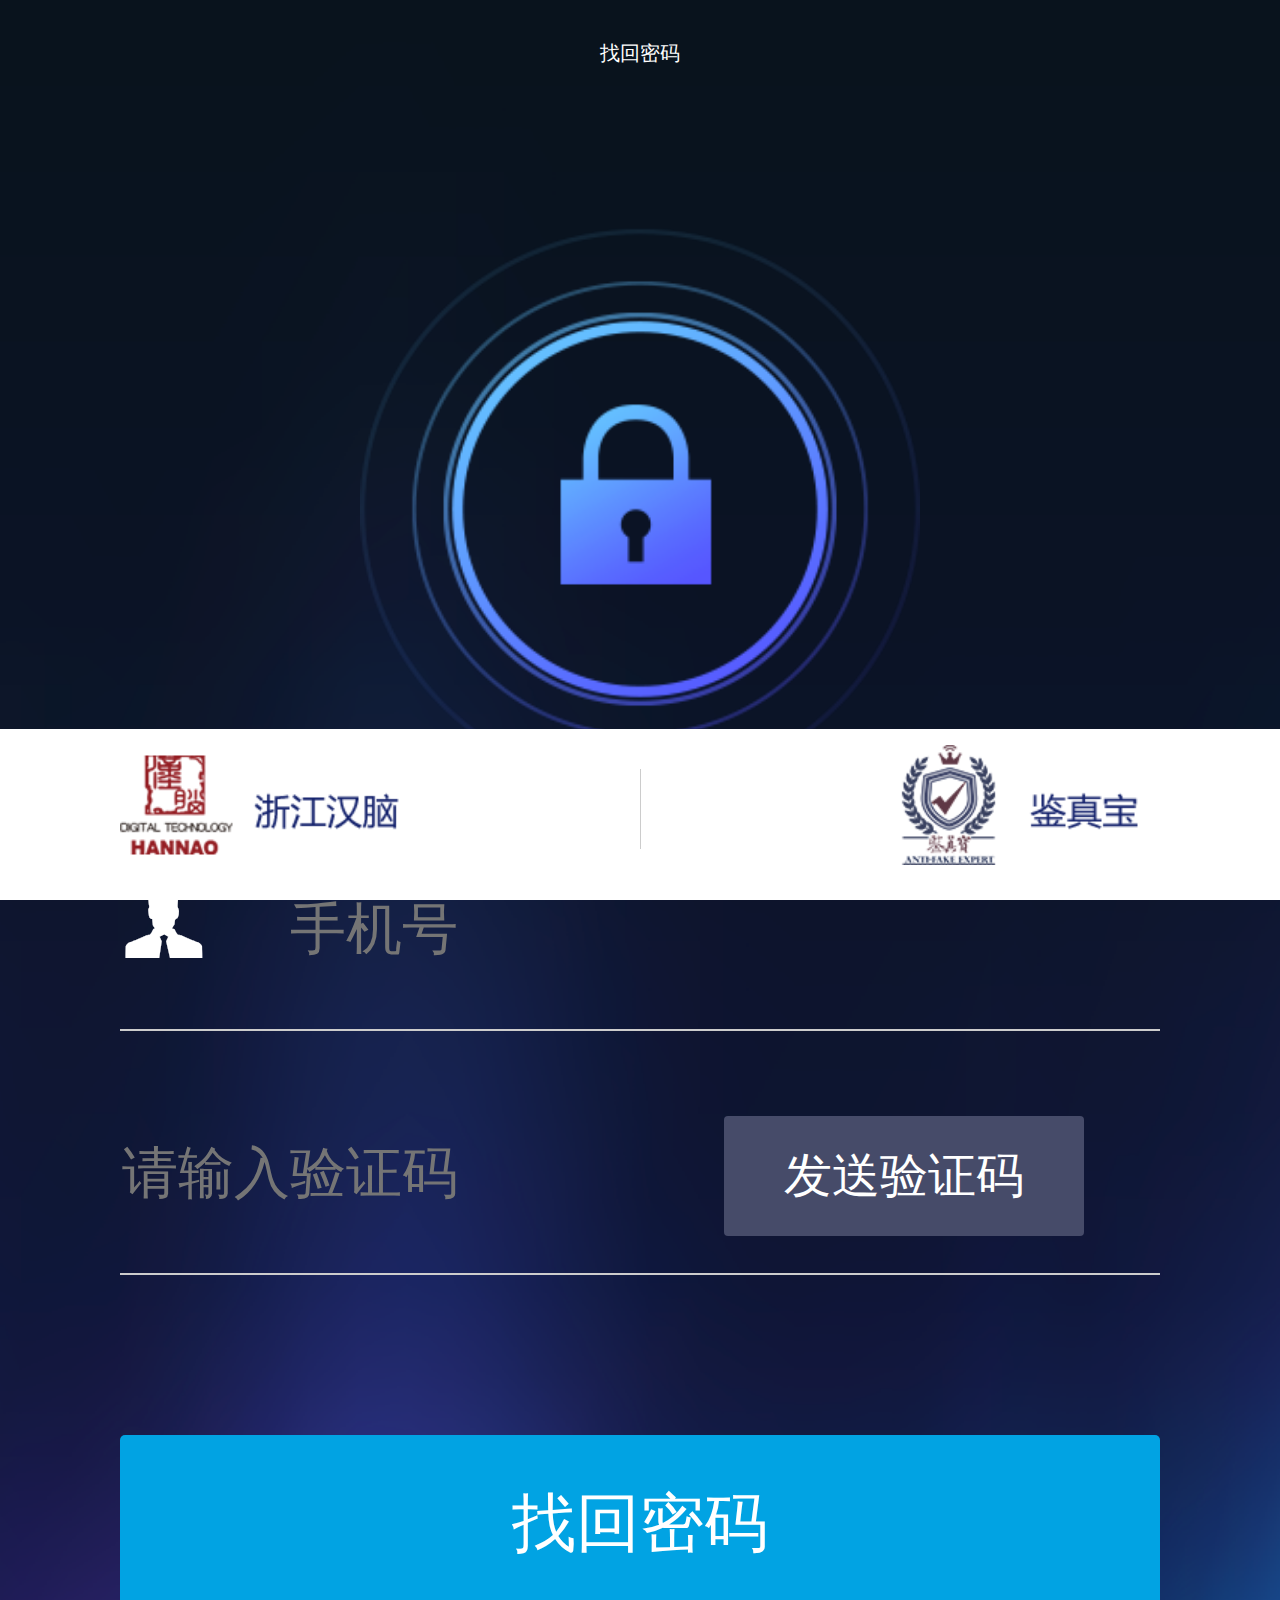
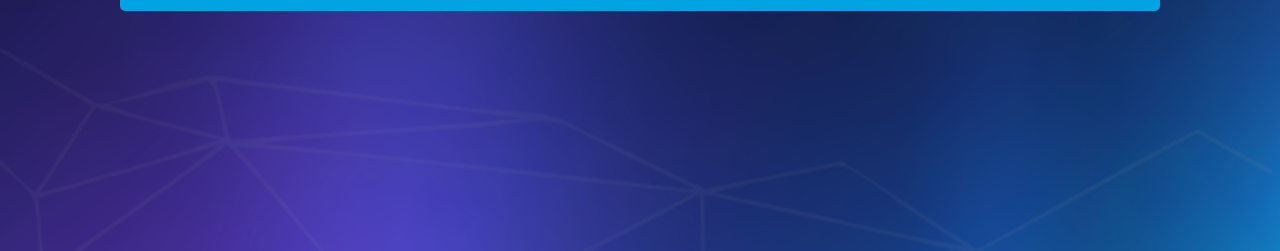
<file: test/src/find.html>
<!DOCTYPE html>
<html>
	<head>
		<meta charset="UTF-8">
		<meta http-equiv="X-UA-Compatible" content="IE=edge">
		<meta name="viewport" content="width=device-width,initial-scale=1,minimum-scale=1,maximum-scale=1,user-scalable=no" />
		<title>找回密码</title>
		<link rel="stylesheet" type="text/css" href="../css/index.css"/>
		<link rel="stylesheet" type="text/css" href="../font/iconfont.css"/>
	</head>
	<body>
		<div class="all_bigbox">
			<p>找回密码</p>
			<div class="find_logo_box">
				<img src="../images/密码锁.png" class="find_logo"/>
			</div>
			<div class="find_input">
				<i class="iconfont">&#xe608;</i><input type="text" value="" placeholder="手机号" maxlength="11"/>
			</div>
			<!--<p id="public_yzsj">请输入正确的密码</p>-->
			<div class="find_input">
				<input type="text" value="" placeholder="请输入验证码" style="margin-left: 0;"/><button>发送验证码</button>
			</div>
			<!--<p id="public_yzsj">请输入正确的密码</p>-->
			<div class="find_btn_box">
				<button class="find_btn">找回密码</button>
			</div>
			<div class="bottom_box public_bottom_style">
				<div class="register_buttom">
					<a href=""><img src="../images/浙江汉脑.png"/></a>
					<span></span>
					<a href=""><img src="../images/鉴真宝.png"/></a>
				</div>
			</div>
		</div>		
		<script src="../js/demo.js"></script>
		<script src="../js/jquery-3.2.0.slim.min.js"></script>
		<script src="../js/index.js"></script>
	</body>
</html>
</file>
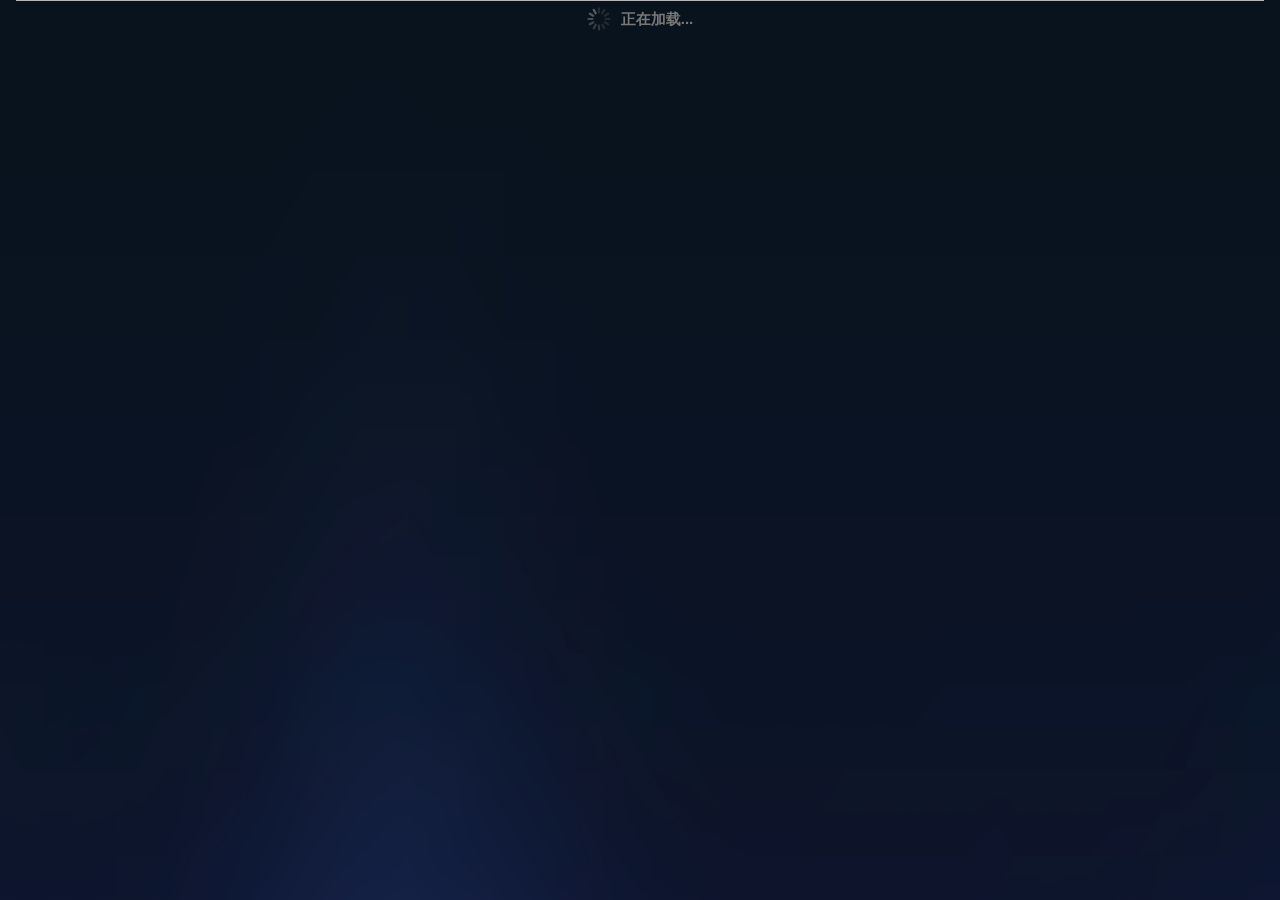
<file: test/src/iframe.html>
<!DOCTYPE html>
<html>
	<head>
		<meta charset="UTF-8">
		<meta http-equiv="X-UA-Compatible" content="IE=edge">
		<meta name="viewport" content="width=device-width,initial-scale=1,minimum-scale=1,maximum-scale=1,user-scalable=no" />
		<title>记录</title>
		<link rel="stylesheet" href="../css/mui.min.css">
		<link rel="stylesheet" type="text/css" href="../css/index.css"/>
		<link rel="stylesheet" type="text/css" href="../font/iconfont.css"/>

		<title></title>
		<style type="text/css">
		.content_li{
            border-bottom: 1px solid #F1F1F1;
            margin-top: 1rem;
            padding-bottom: 0.5rem;
        }
        a{
        	display: flex; 
            display: -webkit-flex; 
            align-items: center;
            justify-content: space-between;
        }
        img{
            height: 2rem;
        }
        .record_content{
        padding-left: 0;
        margin-left: 1rem;
        margin-right: 1rem;
        border-top: 1px solid #7D8288;
        }
        #pullrefresh{
        	background: url(../images/bg.png) no-repeat;
        	background-size: cover;
/*		    background-size: cover;
		    min-height: 100%;
		    position: relative;*/
        }
        p{
        	margin: 0;
        	color: #F1F1F1;
        }
        .p_color{
        	color: #5FA9FF;
        }
		</style>
	</head>
	<body>
		<!--下拉刷新容器-->
		<div id="pullrefresh" class="mui-content mui-scroll-wrapper">
			<div class="mui-scroll">
				<!--数据列表-->
				<ul class="mui-table-view mui-table-view-chevron record_content" style="background-color: inherit;">
					
				</ul>
			</div>
		</div>
		<script src="../js/mui.min.js"></script>
		<script>
			mui.init({
				pullRefresh: {
					container: '#pullrefresh',
					down: {
						callback: pulldownRefresh
					},
					up: {
						contentrefresh: '正在加载...',
						callback: pullupRefresh
					}
				}
			});
			/**
			 * 下拉刷新具体业务实现
			 */
			function pulldownRefresh() {
				setTimeout(function() {
					var table = document.body.querySelector('.mui-table-view');
					var cells = document.body.querySelectorAll('.content_li');
					for (var i = cells.length, len = i + 3; i < len; i++) {
						var li = document.createElement('li');
						li.className = 'content_li';
						li.innerHTML = '<a href="#"><p><span>周五</span><br /><span>03-24</span></p><img src="../images/访.png"/><p>龙士达</p><p>方大</p><p class="pp_color p_color">授权通过</p></a>';
						//下拉刷新，新纪录插到最前面；
						table.insertBefore(li, table.firstChild);
					}
					mui('#pullrefresh').pullRefresh().endPulldownToRefresh(); //refresh completed
				}, 1500);
			}
			var count = 0;
			/**
			 * 上拉加载具体业务实现
			 */
			function pullupRefresh() {
				setTimeout(function() {
					mui('#pullrefresh').pullRefresh().endPullupToRefresh((++count > 2)); //参数为true代表没有更多数据了。
					var table = document.body.querySelector('.mui-table-view');
					var cells = document.body.querySelectorAll('.content_li');
					for (var i = cells.length, len = i + 5; i < len; i++) {
						var li = document.createElement('li');
						li.className = 'content_li';
						li.innerHTML = '<a href="#"><p><span>周五</span><br /><span>03-24</span></p><img src="../images/访.png"/><p>龙士达</p><p>方大</p><p class="pp_color p_color">授权通过</p></a>';
						table.appendChild(li);
					}
				}, 1500);
			}
			if (mui.os.plus) {
				mui.plusReady(function() {
					setTimeout(function() {
						mui('#pullrefresh').pullRefresh().pullupLoading();
					}, 1000);

				});
			} else {
				mui.ready(function() {
					mui('#pullrefresh').pullRefresh().pullupLoading();
				});
			}
		</script>
	</body>
</html>
</file>
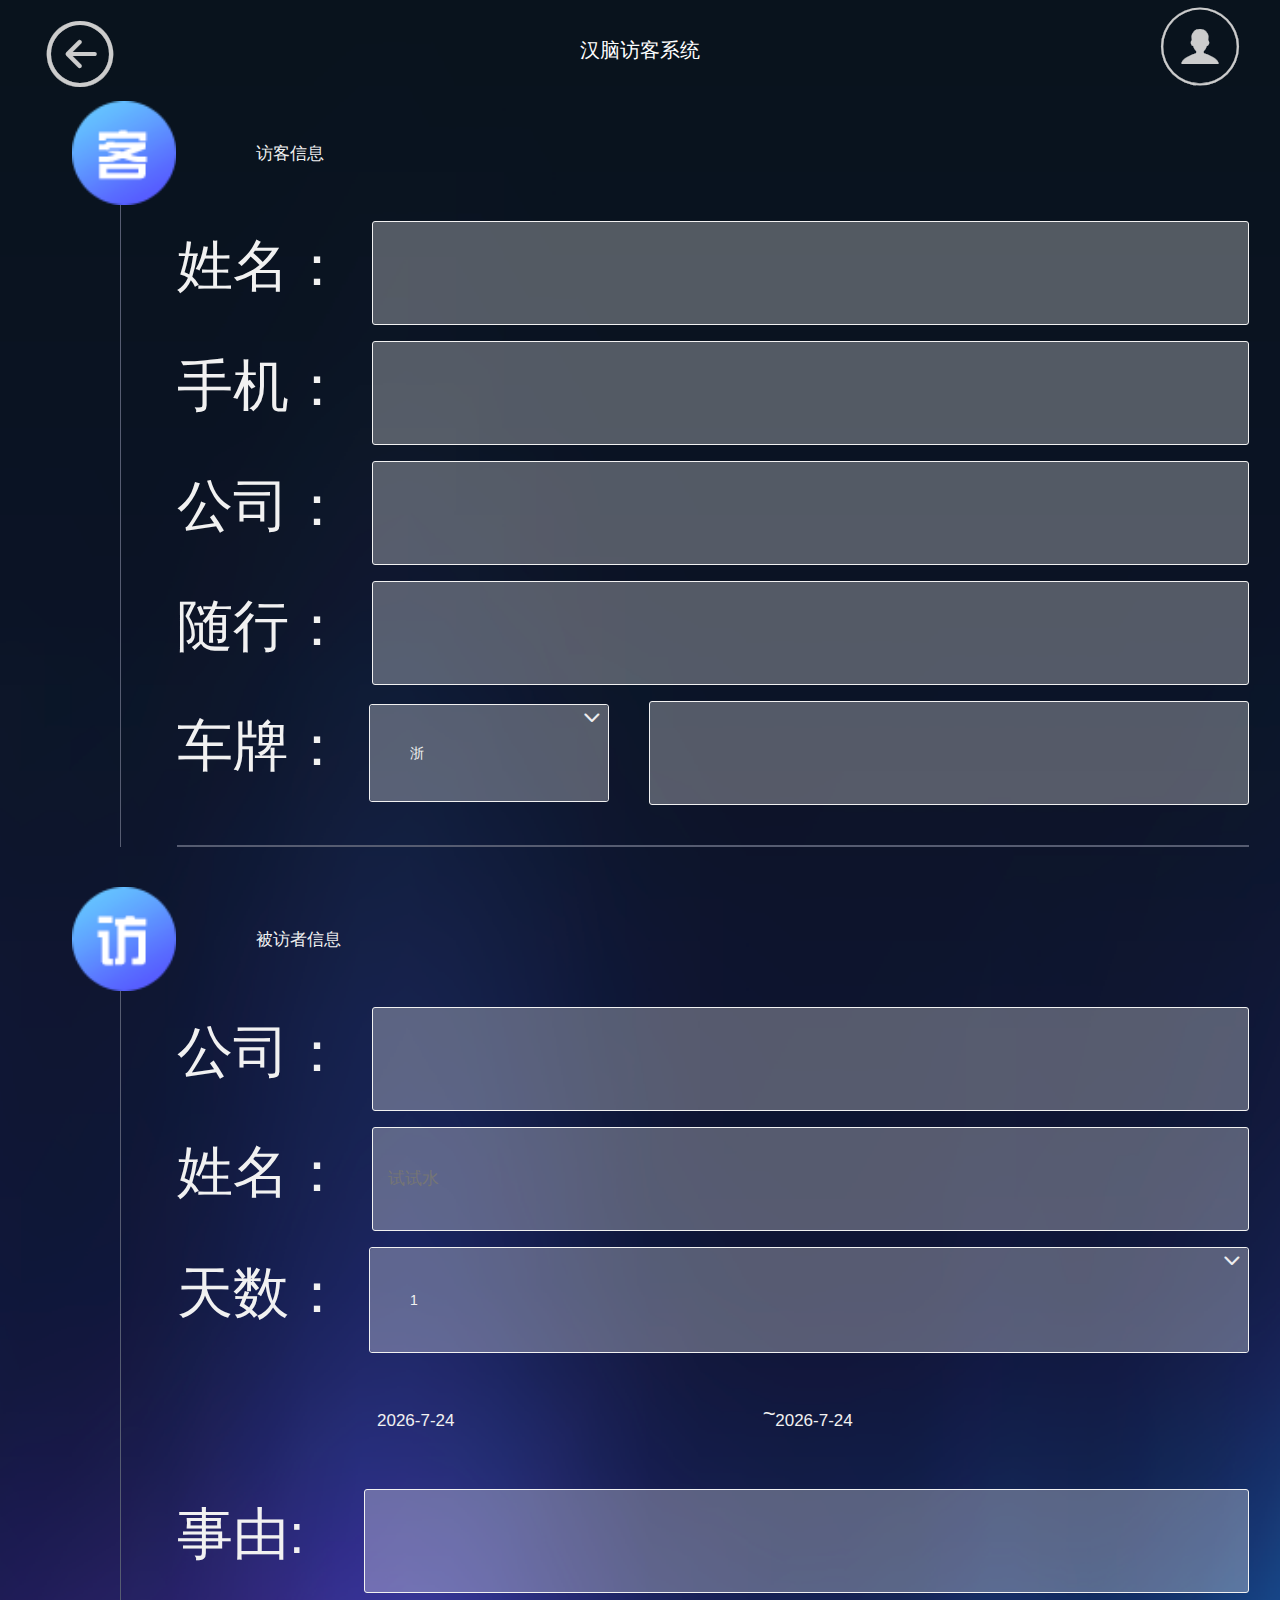
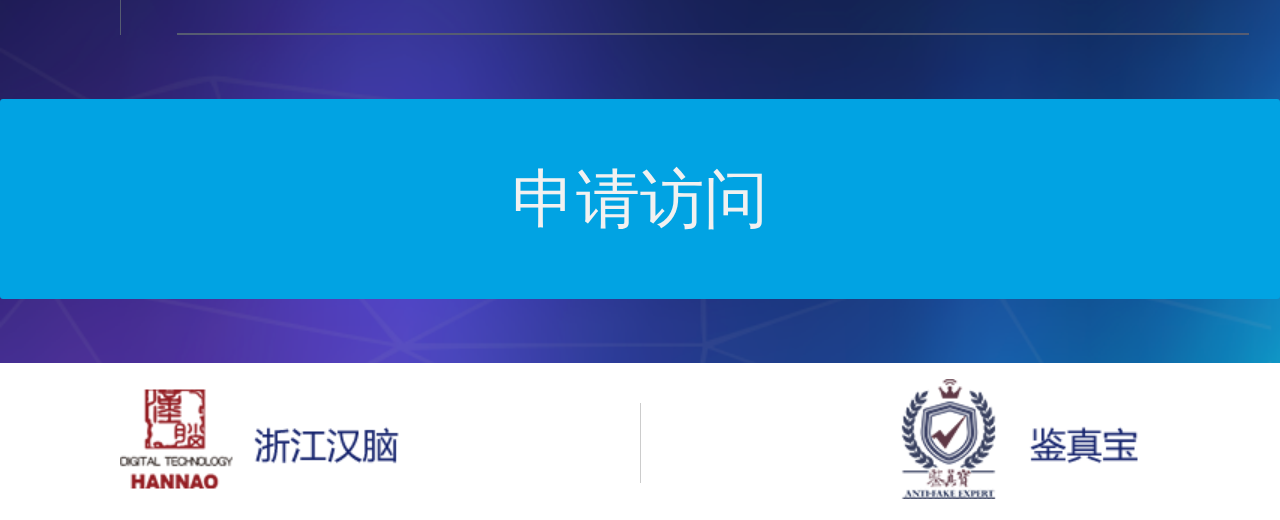
<file: test/src/locale_register.html>
<!DOCTYPE html>
<html>

	<head>
		<meta charset="UTF-8">
		<meta http-equiv="X-UA-Compatible" content="IE=edge">
		<meta name="viewport" content="width=device-width,initial-scale=1,minimum-scale=1,maximum-scale=1,user-scalable=no" />
		<title>现场登记</title>
		<link rel="stylesheet" type="text/css" href="../css/index.css" />
		<link rel="stylesheet" type="text/css" href="../font/iconfont.css" />
		<link rel="stylesheet" href="../css/mui.min.css">
		<link rel="stylesheet" href="../css/LCalendar.css">
	</head>

	<body>
		<div class="all_bigbox">
			<p>
				<a href="#">
					<i class="iconfont one">&#xe601;</i>
				</a>
				<span>汉脑访客系统</span>
				<a href="#">
					<i class="iconfont two">&#xe61d;</i>
				</a>
			</p>
			<div class="caller_details_top">
				<img src="../images/客.png" alt="" /><span>访客信息</span>
			</div>
			<div class="caller_details_content">
				<table>
					<tr>
						<td><span>姓名：</span><input type="text" name="" id="" value="" /></td>
					</tr>
					<tr>
						<td><span>手机：</span><input type="text" name="" id="" value="" /></td>
					</tr>
					<tr>
						<td><span>公司：</span><input type="text" name="" id="" value="" /></td>
					</tr>
					<tr>
						<td><span>随行：</span><input type="text" name="" id="" value="" /></td>
					</tr>
					<tr>
						<td style="margin-bottom: 0.5rem;">
							<span id="cp_public_span">车牌：</span>
							<div class="selectStyle">
								<select name="" class="select">
									<option value="">浙</option>
									<option value="">沪</option>
									<option value="">皖</option>
									<option value="">4</option>
									<option value="">5</option>
									<option value="">6</option>
									<option value="">7</option>
								</select>
								<i class="iconfont">&#xe627;</i>
							</div>
							<input type="text" name="" id="cp_public_input" value=""/>
						</td>
					</tr>
				</table>
			</div>

			<div class="caller_details_top">
				<img src="../images/访.png" alt="" /><span>被访者信息</span>
			</div>
			<div class="caller_details_content">
				<table>
					<tr>
						<td><span>公司：</span><input type="text" name="" id="" value="" /></td>
					</tr>
					<tr>
						<td><span>姓名：</span><input type="text" name="" id="" value="" placeholder="试试水"/></td>
					</tr>
					<tr>
						<td>
							<span style="width: 2.4rem;">天数：</span>
							<div id="selectStyle">
								<select name="" id="select" style="padding: 0 0 0 0.5rem;">
									<option value="">1</option>
									<option value="">2</option>
									<option value="">3</option>
									<option value="">4</option>
									<option value="">5</option>
									<option value="">6</option>
									<option value="">7</option>
								</select>
								<i class="iconfont">&#xe627;</i>
							</div>
						</td>
					</tr>
					<tr>
						<td><input id="demo3" type="text" readonly="" name="input_date" data-lcalendar="2000-01-01,2018-01-29" style="padding-left: 2.5rem;"/>
							<i>~</i>
							<input id="demo4" type="text" readonly="" name="input_date" data-lcalendar="2000-01-01,2018-01-29"/>
						</td>
					<tr>
						<td style="margin-bottom: 0.5rem;"><span style="width: 2rem;">事由: </span><input type="text" name="" id="" value="" style="margin-left: 0.7rem;"/></td>
					</tr>
				</table>
			</div>
			<button class="caller_details_btn locale_register_btn">申请访问</button>
			<div class="bottom_box">
				<div class="register_buttom">
					<a href="#"><img src="../images/浙江汉脑.png" /></a>
					<span></span>
					<a href="#"><img src="../images/鉴真宝.png" /></a>
				</div>
			</div>
		</div>
		<script src="../js/mui.min.js"></script>
		<script src="../js/demo.js"></script>
		<script src="../js/jquery-3.2.0.slim.min.js"></script>
		<script src="../js/index.js"></script>
		<script src="../js/LCalendar.js"></script>
		<script>
		var now = new Date();
		demo3.value=new Date().getFullYear() + '-' + (new Date().getMonth() + 1) + '-' + new Date().getDate(); 
		var now = new Date();
		demo4.value=new Date().getFullYear() + '-' + (new Date().getMonth() + 1) + '-' + new Date().getDate();
		$("#select").change(function(){
			var $date = $("#select option:selected").text();
			var $$date = new Date().getFullYear() + '/' + (new Date().getMonth() + 1) + '/' + (new Date().getDate());
			function getNewDay(dateTemp, days) {
			    var dateTemp = dateTemp.split("-");
			    var nDate = new Date(dateTemp[1] + '/' + dateTemp[2] + '/' + dateTemp[0]); //转换为MM-DD-YYYY格式    
			    var millSeconds = Math.abs(nDate) + (days * 24 * 60 * 60 * 1000);
			    var rDate = new Date(millSeconds);
			    var year = rDate.getFullYear();
			    var month = rDate.getMonth() + 1;
			    var date = rDate.getDate();
			    return (year + "-" + month + "-" + date);
			};
			$('#demo4').val(getNewDay($$date,$date));
		});
   

		

		</script>
	</body>

</html>
</file>
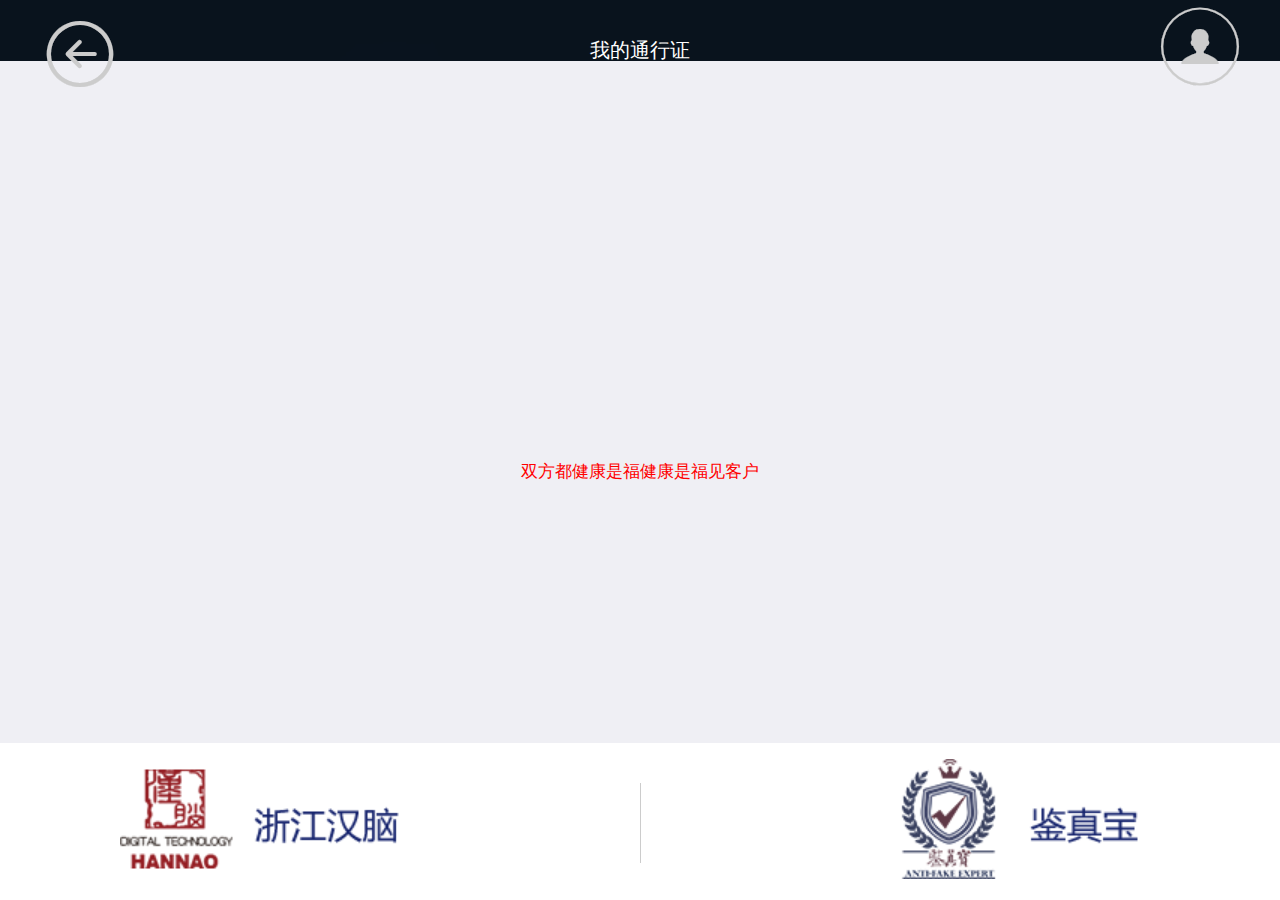
<file: test/src/mypermit.html>
<!DOCTYPE html>
<html>

	<head>
		<meta charset="UTF-8">
		<meta http-equiv="X-UA-Compatible" content="IE=edge">
		<meta name="viewport" content="width=device-width,initial-scale=1,minimum-scale=1,maximum-scale=1,user-scalable=no" />
		<title>通行证</title>
		<link rel="stylesheet" type="text/css" href="../css/index.css" />
		<link rel="stylesheet" type="text/css" href="../font/iconfont.css" />
		<link rel="stylesheet" href="../css/mui.min.css">

	</head>

	<body>
		<div class="all_bigbox">
			<p>
				<a href="#">
					<i class="iconfont one">&#xe601;</i>
				</a>
				<span>我的通行证</span>
				<a href="#">
					<i class="iconfont two">&#xe61d;</i>
				</a>
			</p>
			<!--<div class="permit_box_one">
				<div class="permit_boxone">
					<div>
						<img src="../images/客.png" alt="" />
					</div>
					<div>
						<p>方晓</p>
						<p>杭州汉脑信息科技有限公司</p>
					</div>
				</div>
				<table>
					<tr>
						<td>电话: <span>13888888888</span></td>
						<td class="permit_center_td">随行: <span>3</span></td>
						<td>车牌号: <span>浙A00000</span></td>
					</tr>
				</table>
			</div>
			<div class="permit_box_two">
				<div class="permit_box_double">
					<div class="permit_boxone">
						<div>
							<img src="../images/访.png" alt="" />
						</div>
						<div>
							<p>方晓</p>
							<p>杭州汉脑信息科技有限公司</p>
						</div>
					</div>
					<p>拜访事由：<span>瓜子花生八宝粥啤酒饮料矿泉水</span></p>
				</div>
			</div>
			<div class="permit_deta">
				<p>有效日期：<span>2017-03-31  00:00:00</span></p>
			</div>
			<div class="permit_rwmimg">
				<div class="permit_rwmimg_box">
					<img src="../images/一维码.png" class="permit_rwmimg_box_img1"/>
					<div class="ewm_box">
						<img src="../images/二维码.png" class="permit_rwmimg_box_img2"/>
					</div>
					<p>条码每分钟更新，请当面使用</p>
				</div>
			</div>
			<a href="#" class="permit_bottom_a">查看更多通行证记录<i class="iconfont">&#xe627;</i></a>-->
			
			<div class="bottom_box public_bottom_style">
				<div class="register_buttom">
					<a href="#"><img src="../images/浙江汉脑.png" /></a>
					<span></span>
					<a href="#"><img src="../images/鉴真宝.png" /></a>
				</div>
			</div>
		</div>
		<div class="ppp" style="justify-content:center;display: flex;align-items: center;min-height: 100%;color: red;">双方都健康是福健康是福见客户</div>
		<script src="../js/mui.min.js"></script>
		<script src="../js/demo.js"></script>
		<script src="../js/jquery-3.2.0.slim.min.js"></script>
		<script src="../js/index.js"></script>
		<script type="text/javascript">
			$('.ppp').css('height',document.documentElement.clientHeight - 100)
		</script>
	</body>

</html>
</file>
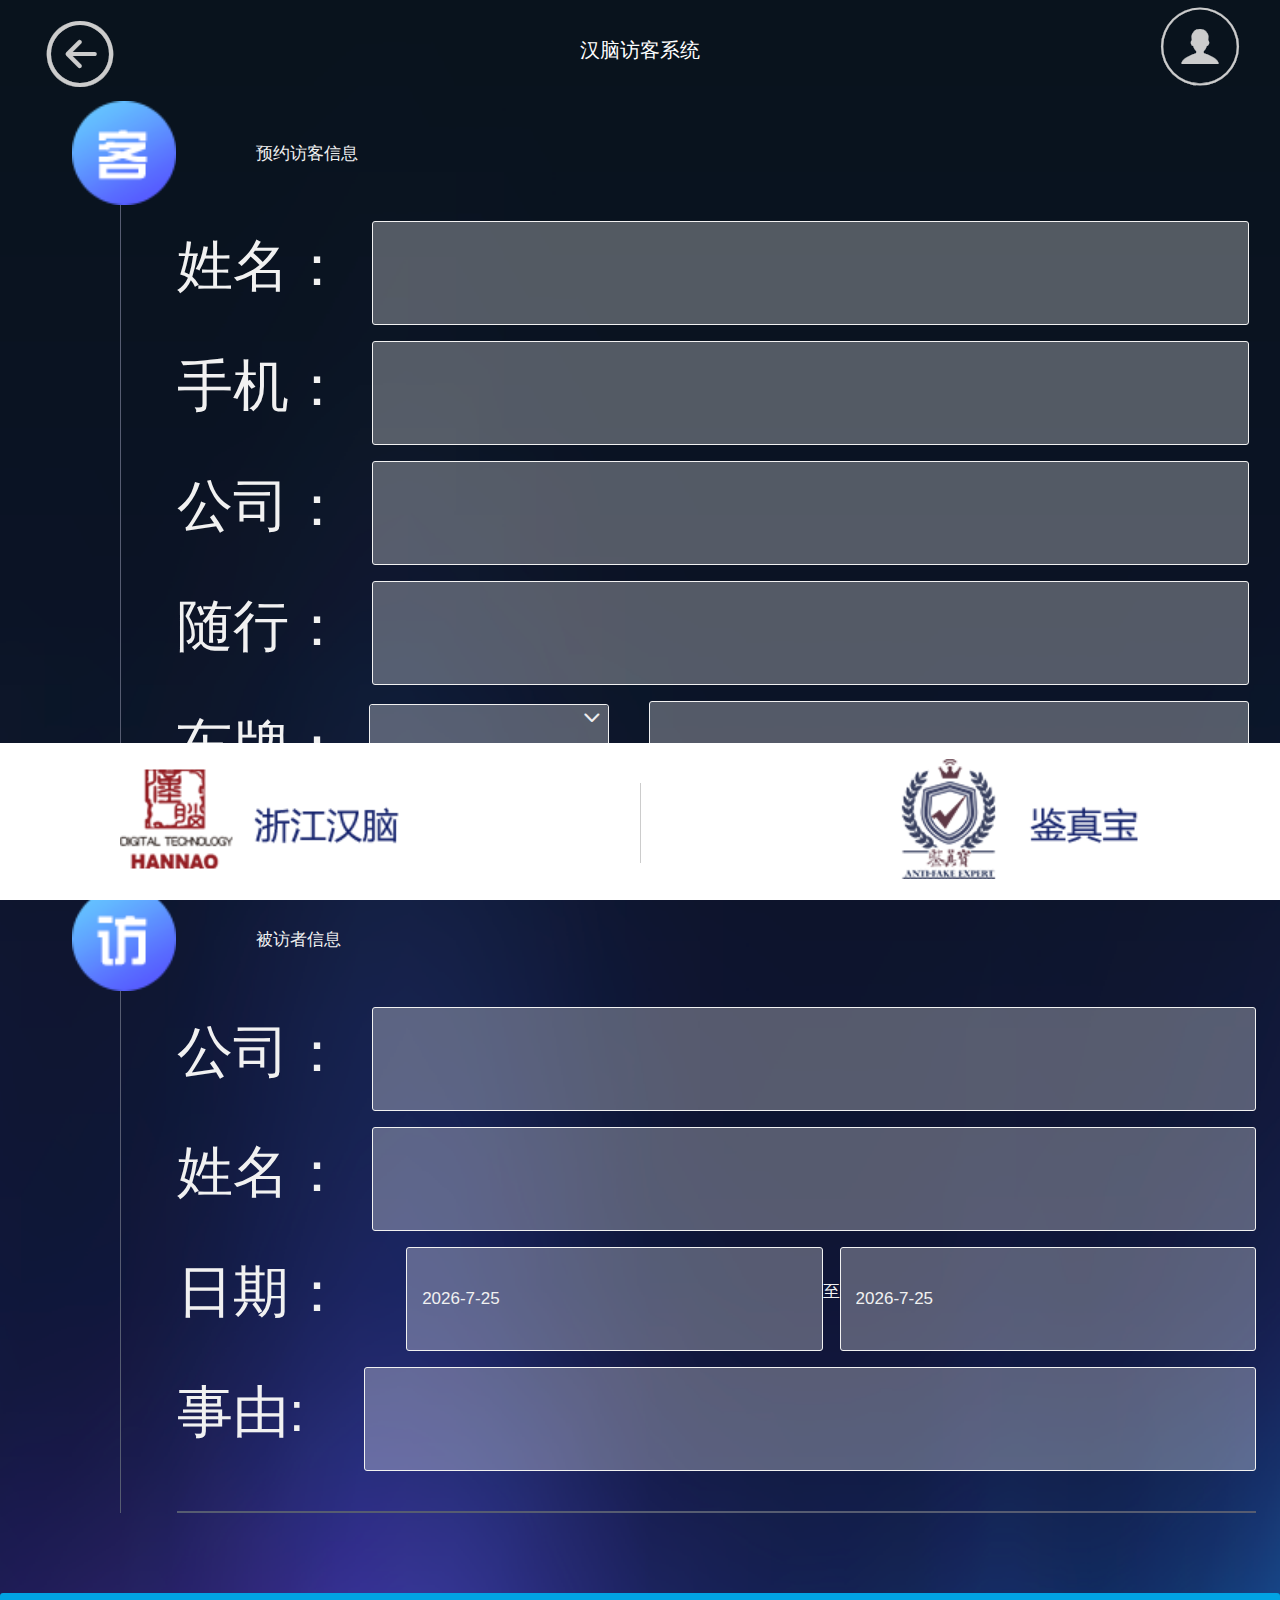
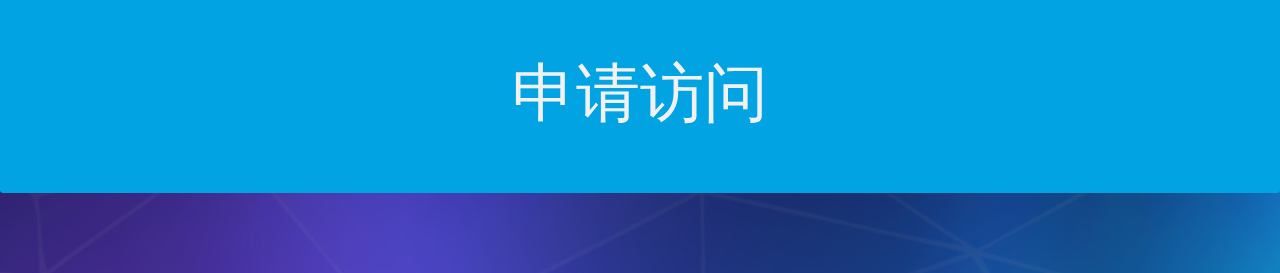
<file: test/src/preregistration.html>
<!DOCTYPE html>
<html>

	<head>
		<meta charset="UTF-8">
		<meta http-equiv="X-UA-Compatible" content="IE=edge">
		<meta name="viewport" content="width=device-width,initial-scale=1,minimum-scale=1,maximum-scale=1,user-scalable=no" />
		<title>预约登记</title>
		<link rel="stylesheet" type="text/css" href="../css/index.css" />
		<link rel="stylesheet" type="text/css" href="../font/iconfont.css" />
		<link rel="stylesheet" href="../css/mui.min.css">
		<link rel="stylesheet" href="../css/LCalendar.css">
	</head>

	<body>
		<div class="all_bigbox">
			<p>
				<a href="#">
					<i class="iconfont one">&#xe601;</i>
				</a>
				<span>汉脑访客系统</span>
				<a href="#">
					<i class="iconfont two">&#xe61d;</i>
				</a>
			</p>
			<div class="caller_details_top">
				<img src="../images/客.png" alt="" /><span>预约访客信息</span>
			</div>
			<div class="caller_details_content">
				<table>
					<tr>
						<td><span>姓名：</span><input type="text" name="" id="" value="" /></td>
					</tr>
					<tr>
						<td><span>手机：</span><input type="text" name="" id="" value="" /></td>
					</tr>
					<tr>
						<td><span>公司：</span><input type="text" name="" id="" value="" /></td>
					</tr>
					<tr>
						<td><span>随行：</span><input type="text" name="" id="" value="" /></td>
					</tr>
					<tr>
						<td style="margin-bottom: 0.5rem;">
							<span id="cp_public_span">车牌：</span>
							<div class="selectStyle">
								<select name="" class="select">
									<option value="">浙</option>
									<option value="">沪</option>
									<option value="">皖</option>
									<option value="">4</option>
									<option value="">5</option>
									<option value="">6</option>
									<option value="">7</option>
								</select>
								<i class="iconfont">&#xe627;</i>
							</div>
							<input type="text" name="" id="cp_public_input" value=""/>
						</td>
					</tr>
				</table>
			</div>

			<div class="caller_details_top">
				<img src="../images/访.png" alt="" /><span>被访者信息</span>
			</div>
			<div class="caller_details_content">
				<table>
					<tr>
						<td><span>公司：</span><input type="text" name="" id="" value="" /></td>
					</tr>
					<tr>
						<td><span>姓名：</span><input type="text" name="" id="" value="" /></td>
					</tr>
					<tr>
						<td><span style="width: 7.8rem;">日期：</span>
							<input id="demo1" type="text" readonly="" name="input_date" data-lcalendar="2000-01-01,2018-01-29" />
							至<input id="demo2" type="text" readonly="" name="input_date" data-lcalendar="2000-01-01,2018-01-29" />
						</td>
					</tr>
					<tr>
						<td style="margin-bottom: 0.5rem;"><span style="width: 2rem;">事由: </span><input type="text" name="" id="" value="" style="margin-left: 0.7rem;"/></td>
					</tr>
				</table>
			</div>
			<button class="caller_details_btn" style="margin: 1rem 0;">申请访问</button>
			<div class="bottom_box public_bottom_style">
				<div class="register_buttom">
					<a href="#"><img src="../images/浙江汉脑.png" /></a>
					<span></span>
					<a href="#"><img src="../images/鉴真宝.png" /></a>
				</div>
			</div>
		</div>
		<script src="../js/mui.min.js"></script>
		<script src="../js/demo.js"></script>
		<script src="../js/jquery-3.2.0.slim.min.js"></script>
		<script src="../js/index.js"></script>
		<script src="../js/LCalendar.js"></script>
		<script>
		var now = new Date();
		demo1.value=new Date().getFullYear() + '-' + (new Date().getMonth() + 1) + '-' + (new Date().getDate() + 1); 
		var now = new Date();
		demo2.value=new Date().getFullYear() + '-' + (new Date().getMonth() + 1) + '-' + (new Date().getDate() + 1);
		
			var calendar = new LCalendar();
			calendar.init({
				'trigger': '#demo1', //标签id
				'type': 'date', //date 调出日期选择 datetime 调出日期时间选择 time 调出时间选择 ym 调出年月选择,
				'minDate': new Date().getFullYear() + '-' + (new Date().getMonth() + 1) + '-' + (new Date().getDate() + 1), //最小日期
				'maxDate': new Date().getFullYear() + '-' + (new Date().getMonth() + 3) + '-' + new Date().getDate()//最大日期
			});
			
			var calendar = new LCalendar();
			calendar.init({
				'trigger': '#demo2', //标签id
				'type': 'date', //date 调出日期选择 datetime 调出日期时间选择 time 调出时间选择 ym 调出年月选择,
				'minDate': new Date().getFullYear() + '-' + (new Date().getMonth() + 1) + '-' + (new Date().getDate() + 1), //最小日期
				'maxDate': new Date().getFullYear() + '-' + (new Date().getMonth() + 3) + '-' + new Date().getDate()//最大日期
			});
		</script>
	</body>

</html>
</file>
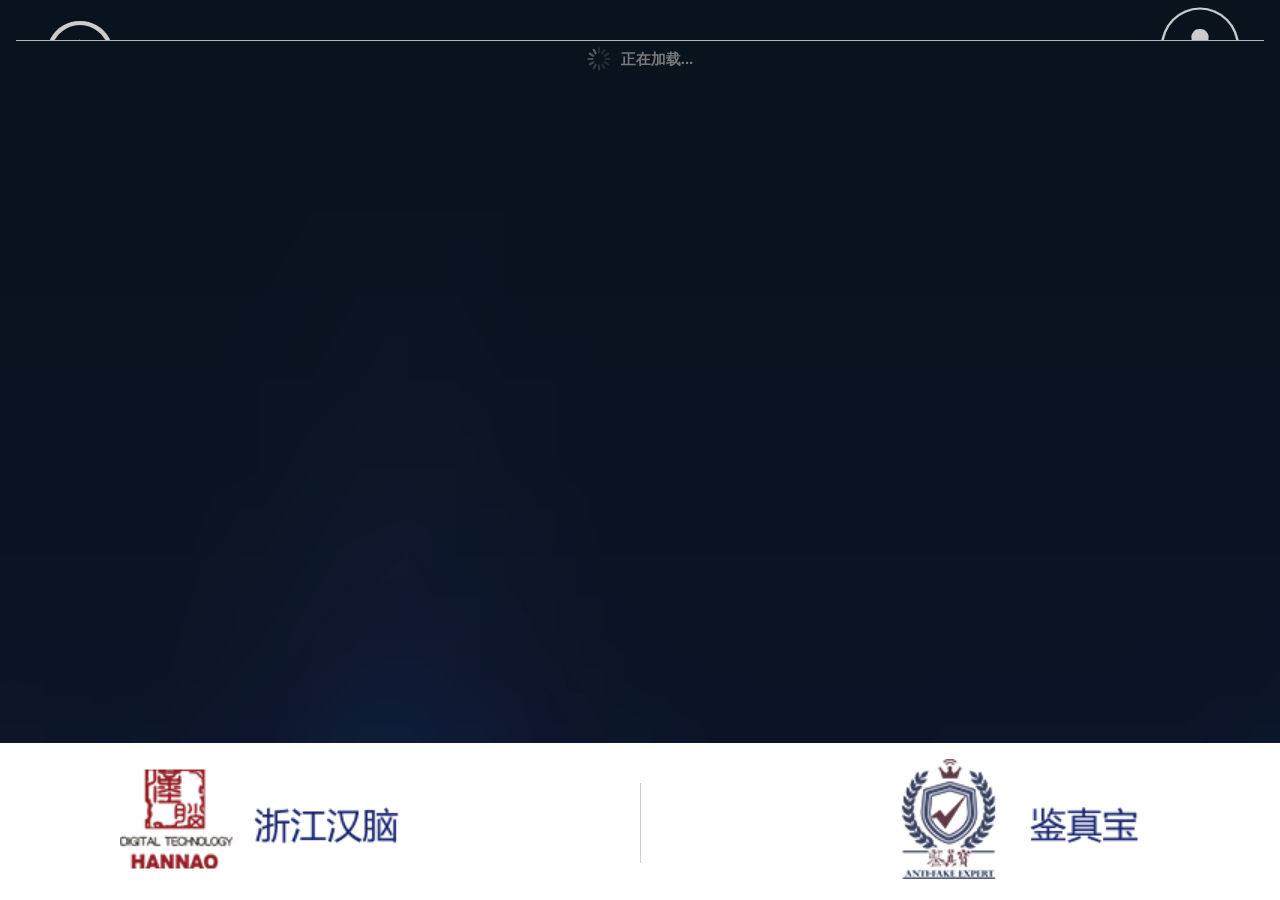
<file: test/src/record.html>
<!DOCTYPE html>
<html>
	<head>
		<meta charset="UTF-8">
		<meta http-equiv="X-UA-Compatible" content="IE=edge">
		<meta name="viewport" content="width=device-width,initial-scale=1,minimum-scale=1,maximum-scale=1,user-scalable=no" />
		<title>记录</title>
		<link rel="stylesheet" type="text/css" href="../css/index.css"/>
		<link rel="stylesheet" type="text/css" href="../font/iconfont.css"/>
		<link rel="stylesheet" href="../css/mui.min.css">
		
	</head>
	<body>
		<div class="all_bigbox" style="height: 3rem;">
			<p>
				<a href="#">
					<i class="iconfont one">&#xe601;</i>
				</a>
				<span>汉脑访客系统</span>
				<a href="#">
					<i class="iconfont two">&#xe61d;</i>
				</a>
			</p>

			<!--<div class="bottom_box record_bottom_box">
				<div class="register_buttom">
					<a href="#"><img src="../images/浙江汉脑.png"/></a>
					<span></span>
					<a href="#"><img src="../images/鉴真宝.png"/></a>
				</div>
			</div>-->
			<div class="bottom_box public_bottom_style" style="z-index: 99;">
				<div class="register_buttom">
					<a href="#"><img src="../images/浙江汉脑.png" /></a>
					<span></span>
					<a href="#"><img src="../images/鉴真宝.png" /></a>
				</div>
			</div>
		</div>
		<script src="../js/mui.min.js"></script>
		<script src="../js/demo.js"></script>
		<script src="../js/jquery-3.2.0.slim.min.js"></script>
		<script src="../js/index.js"></script>

		<script type="text/javascript">
		//启用双击监听
		mui.init({
			gestureConfig:{
				doubletap:true
			},
			subpages:[{
				url:'iframe.html',
				id:'iframe.html',
				styles:{
					top: '40px',
					bottom: '40px',
				}
			}]
		});
		var contentWebview = null;
		document.querySelector('header').addEventListener('doubletap',function () {
			if(contentWebview==null){
				contentWebview = plus.webview.currentWebview().children()[0];
			}
			contentWebview.evalJS("mui('#pullrefresh').pullRefresh().scrollTo(0,0,100)");
		});
	</script>
	</body>
</html>
</file>
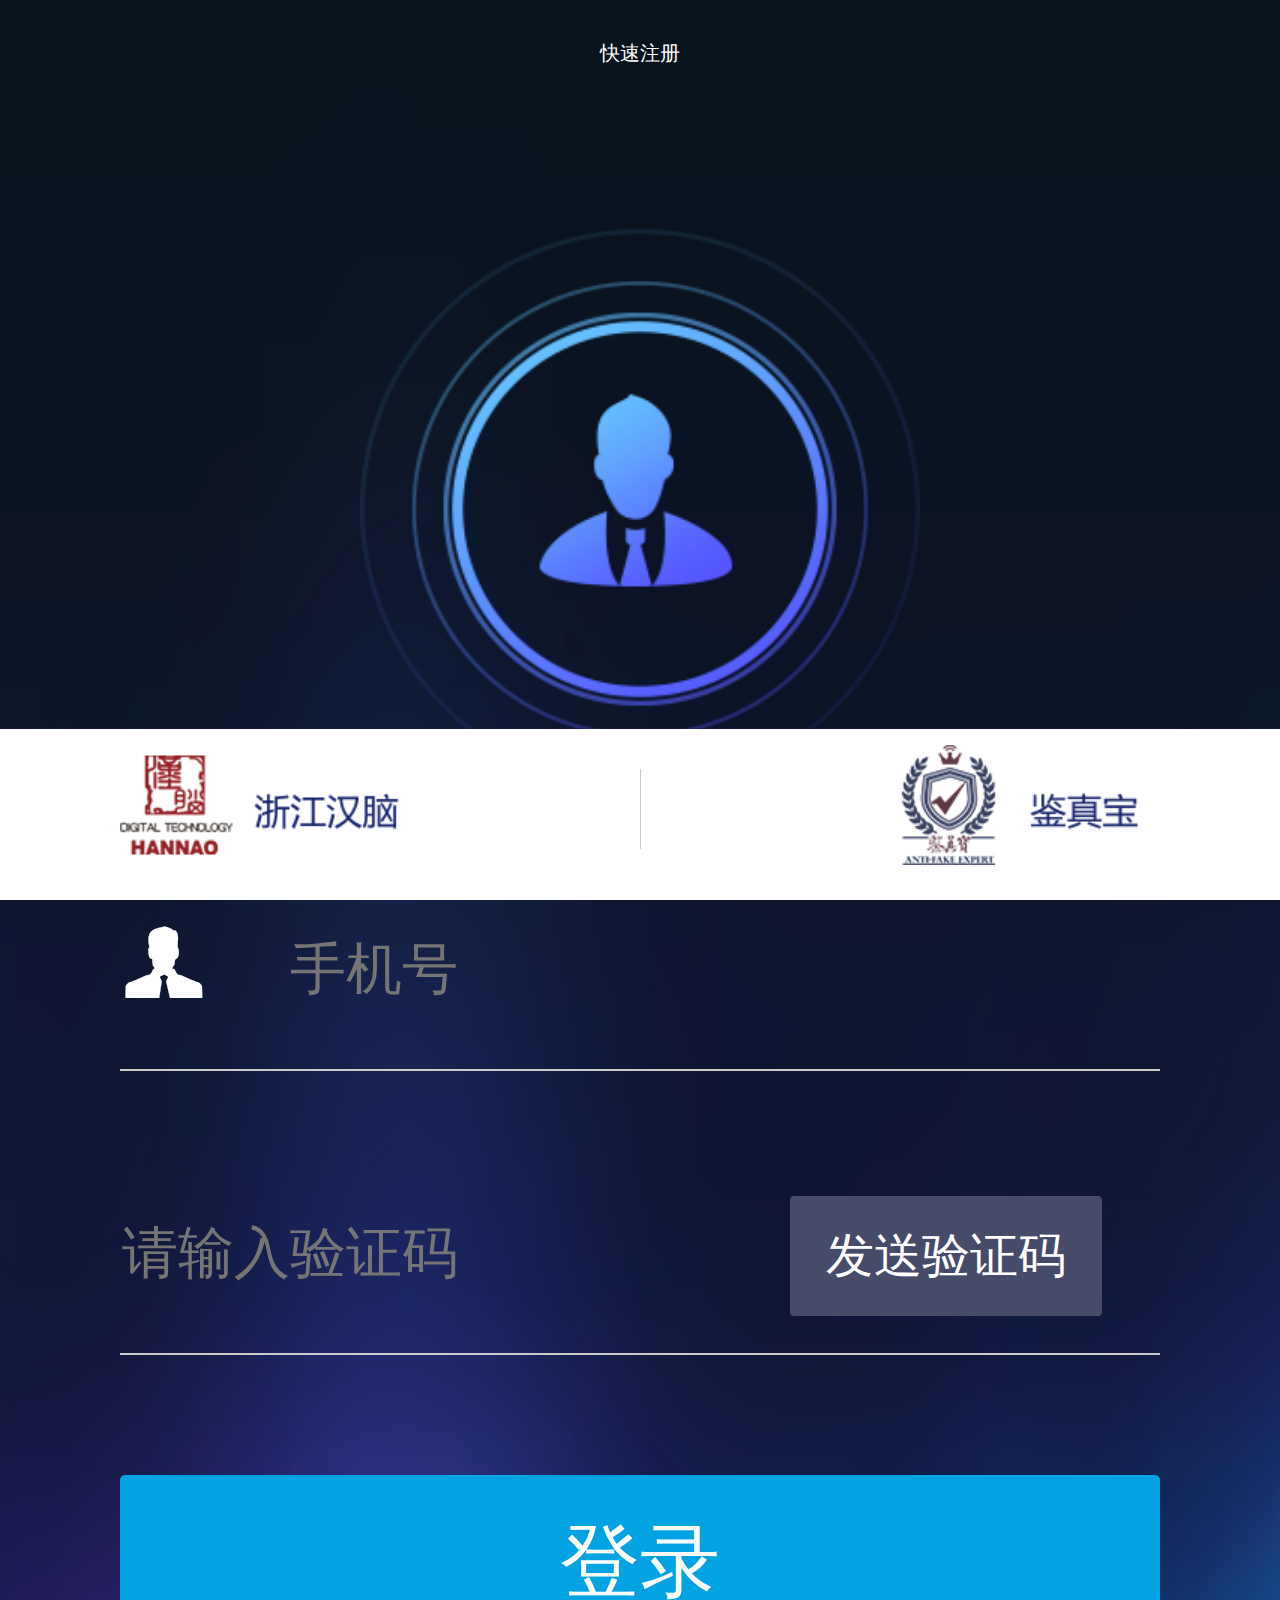
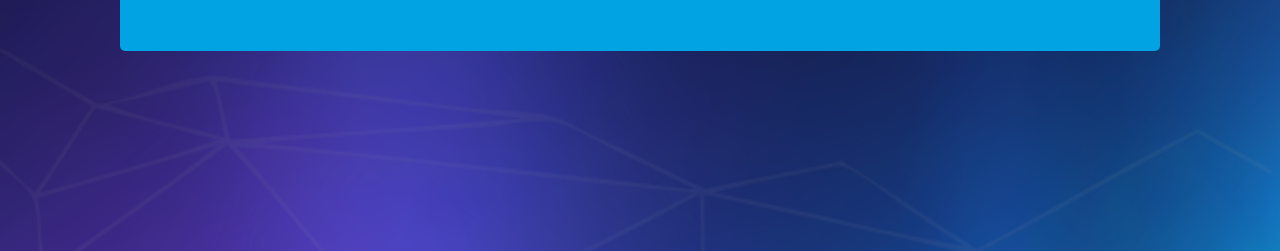
<file: test/src/register.html>
<!DOCTYPE html>
<html>
	<head>
		<meta charset="UTF-8">
		<meta http-equiv="X-UA-Compatible" content="IE=edge">
		<meta name="viewport" content="width=device-width,initial-scale=1,minimum-scale=1,maximum-scale=1,user-scalable=no" />
		<title>快速注册</title>
		<link rel="stylesheet" type="text/css" href="../css/index.css"/>
		<link rel="stylesheet" type="text/css" href="../font/iconfont.css"/>
	</head>
	<body>
		<div class="all_bigbox">
			<p>快速注册</p>
			<div class="zc_logo_box">
				<img src="../images/头像.png" class="zc_logo"/>
			</div>
			<div class="zc_input">
				<i class="iconfont">&#xe608;</i><input type="text" value="" placeholder="手机号" maxlength="11"/>
			</div>
			<div class="zc_input">
				<input type="text" value="" placeholder="请输入验证码" style="margin-left: 0;"/><button>发送验证码</button>
			</div>
			<div class="zc_btn_box">
				<button class="zc_btn">登录</button>
			</div>
			<div class="bottom_box public_bottom_style"  style="position: fixed;bottom: 0;width: 100%;">
				<div class="register_buttom">
					<a href=""><img src="../images/浙江汉脑.png"/></a>
					<span></span>
					<a href=""><img src="../images/鉴真宝.png"/></a>
				</div>
			</div>
		</div>		
		<script src="../js/demo.js"></script>
		<script src="../js/jquery-3.2.0.slim.min.js"></script>
		<script src="../js/index.js"></script>
	</body>
</html>
</file>
<file: test/css/index.css>
html, body { margin: 0; padding: 0; font-family: Helvetica; }

a { text-decoration: none; }

@font-face { font-family: 'iconfont'; src: url("iconfont.eot"); src: url("iconfont.eot?#iefix") format("embedded-opentype"), url("iconfont.woff") format("woff"), url("iconfont.ttf") format("truetype"), url("iconfont.svg#iconfont") format("svg"); }
.iconfont { font-family: "iconfont" !important; font-size: 16px; font-style: normal; -webkit-font-smoothing: antialiased; -webkit-text-stroke-width: 0.2px; -moz-osx-font-smoothing: grayscale; }

.bigbox { background: url(../images/bg.png) no-repeat; background-size: cover; min-height: 100%; padding-top: 1rem; }
.bigbox p, .bigbox span { font-size: 0.9rem; display: -webkit-flex; /* Safari */ display: flex; justify-content: center; color: white; }
.bigbox .logo_box { display: -webkit-flex; /* Safari */ display: flex; justify-content: center; }
.bigbox .register_logo { height: 6rem; width: 7rem; }
.bigbox .register_input { border-bottom: 2px solid #CCCCCC; margin-top: 0.5rem; width: 13rem; margin-left: auto; margin-right: auto; }
.bigbox .register_input i { font-size: 1.1rem; color: white; }
.bigbox .register_input input { border: 0; background-color: transparent; border-color: transparent; -webkit-appearance: none; outline: none; color: white; height: 2.5rem; width: 10rem; font-size: 0.7rem; margin-left: 1rem; }
.bigbox .btn { display: -webkit-flex; /* Safari */ display: flex; justify-content: center; margin-top: 1.5rem; }
.bigbox .btn button { color: white; font-size: 1rem; width: 13rem; height: 2.2rem; background-color: #01A3E3; border-radius: 5px; border: 0; outline: none; }
.bigbox .span_box { margin-left: auto; margin-right: auto; width: 13rem; margin-top: 0.5rem; padding-bottom: 5rem; justify-content: space-between; display: -webkit-flex; /* Safari */ display: flex; }
.bigbox .span_box span { color: white; font-size: 0.7rem; }

.all_bigbox { padding-top: 0.5rem; background: url(../images/bg.png) no-repeat; background-size: cover; min-height: 100%; }
.all_bigbox p { color: white; font-size: 20px; }
.all_bigbox i { font-size: 22px; }

p { font-size: 0.9rem; display: -webkit-flex; /* Safari */ display: flex; justify-content: center; color: #FFFFFF; margin-top: 0; }

.zc_logo_box { display: -webkit-flex; /* Safari */ display: flex; justify-content: center; }

.zc_logo { height: 7rem; width: 7rem; }

.zc_input { border-bottom: 2px solid #CCCCCC; margin-top: 1rem; width: 13rem; margin-left: auto; margin-right: auto; }
.zc_input i { font-size: 1.1rem; color: white; }
.zc_input input { border: 0; background-color: transparent; border-color: transparent; -webkit-appearance: none; outline: none; color: white; height: 2.5rem; width: 64%; font-size: 0.7rem; margin-left: 1rem; }
.zc_input button { height: 1.5rem; width: 30%; font-size: 0.6rem; background-color: #464B69; border-radius: 4px; color: #FFFFFF; border: 0; padding: 0; }

.zc_btn_box { display: -webkit-flex; /* Safari */ display: flex; justify-content: center; margin-top: 1.5rem; padding-bottom: 2.5rem; }
.zc_btn_box button { color: white; font-size: 1rem; width: 13rem; height: 2.2rem; background-color: #01A3E3; border-radius: 5px; border: 0; outline: none; }

p { font-size: 0.9rem; display: -webkit-flex; /* Safari */ display: flex; justify-content: center; color: #FFFFFF; margin-top: 0; }

.find_logo_box { display: -webkit-flex; /* Safari */ display: flex; justify-content: center; }

.find_logo { height: 7rem; width: 7rem; }

.find_input { border-bottom: 2px solid #CCCCCC; margin-top: 0.5rem; width: 13rem; margin-left: auto; margin-right: auto; }
.find_input i { font-size: 1.1rem; color: white; }
.find_input input { border: 0; background-color: transparent; border-color: transparent; -webkit-appearance: none; outline: none; color: white; height: 2.5rem; width: 7.5rem; font-size: 0.7rem; margin-left: 1rem; }
.find_input button { height: 1.5rem; width: 4.5rem; font-size: 0.6rem; background-color: #464B69; border-radius: 4px; color: #FFFFFF; border: 0; }

.find_btn_box { display: -webkit-flex; /* Safari */ display: flex; justify-content: center; margin-top: 2rem; padding-bottom: 3rem; }
.find_btn_box button { color: white; font-size: 1rem; width: 13rem; height: 2.2rem; background-color: #01A3E3; border-radius: 5px; border: 0; outline: none; font-size: 0.8rem; }

.tc_img { height: 1.5rem; position: absolute; top: 37px; right: 20px; }

p { font-size: 0.9rem; display: -webkit-flex; /* Safari */ display: flex; justify-content: center; color: #FFFFFF; margin-top: 0; margin-bottom: 2rem; position: relative; }
p i { font-size: 1rem; color: #CCCCCC; position: absolute; right: 2.5rem; font-size: 22px; top: 0; }
p .yh_name { color: white; position: absolute; right: 1rem; font-size: 15px; top: 0; }

.first_box { display: -webkit-flex; /* Safari */ display: flex; justify-content: space-between; margin-left: 3rem; margin-right: 3rem; margin-top: 1rem; }
.first_box img { height: 3.5rem; }
.first_box p { margin: 0; font-size: 0.5rem; color: #49A6F0; }

.record_p, p { font-size: 0.9rem; display: -webkit-flex; /* Safari */ display: flex; justify-content: center; color: #FFFFFF; margin-top: 0; }
.record_p a, p a { padding-top: 0.2rem; }
.record_p .one, p .one { font-size: 1rem; color: #CCCCCC; position: absolute; right: 0.5rem; }
.record_p .two, p .two { font-size: 1rem; color: #CCCCCC; position: absolute; left: 0.5rem; }

.record_top { height: 1rem; background-color: #60646D; border-top: 1px solid #F1F1F1; border-bottom: 1px solid #F1F1F1; position: absolute; top: 41px; width: 100%; }
.record_top p { display: -webkit-flex; /* Safari */ display: flex; justify-content: flex-start; padding-left: 1rem; color: #F1F1F1; font-size: 0.7rem; margin-bottom: 0; }

.record_bottom_box.bottom_box { background-color: white; position: fixed; bottom: 0; z-index: 99; }
.record_bottom_box.bottom_box .register_buttom { width: 16rem; display: -webkit-flex; /* Safari */ display: flex; justify-content: space-between; }
.record_bottom_box.bottom_box .register_buttom img { height: 2rem; margin-bottom: 0.3rem; margin-top: 0.3rem; }
.record_bottom_box.bottom_box .register_buttom span { border-left: 1px solid #CCCCCC; height: 1rem; margin-top: 0.8rem; }
.record_bottom_box.bottom_box .register_buttom a:first-child { margin-left: 1rem; }
.record_bottom_box.bottom_box .register_buttom a:last-child { margin-right: 1rem; }

.permit_box_one, .permit_box_two { background-color: #575C60; color: #F1F1F1; padding-top: 0.3rem; padding-bottom: 0.1rem; }
.permit_box_one .permit_boxone, .permit_box_two .permit_boxone { display: -webkit-flex; /* Safari */ display: flex; justify-content: flex-start; }
.permit_box_one .permit_boxone div, .permit_box_two .permit_boxone div { margin-left: 1rem; }
.permit_box_one .permit_boxone p, .permit_box_two .permit_boxone p { margin: 0; display: -webkit-flex; /* Safari */ display: flex; justify-content: flex-start; }
.permit_box_one img, .permit_box_two img { height: 1.5rem; }
.permit_box_one p, .permit_box_two p { font-size: 0.7rem; }
.permit_box_one table, .permit_box_two table { display: -webkit-flex; /* Safari */ display: flex; justify-content: center; font-size: 0.6rem; }
.permit_box_one .permit_center_td, .permit_box_two .permit_center_td { padding-left: 1rem; padding-right: 1rem; }

.permit_box_two { padding-bottom: 0; margin-top: 0.3rem; }
.permit_box_two span { width: 5.5rem; }
.permit_box_two .permit_box_double { background: url(../images/permit.png) no-repeat 100% 100%; background-size: 23%; padding-bottom: 0.3; }
.permit_box_two .permit_box_double p { margin-bottom: 0; }

.permit_deta { display: -webkit-flex; /* Safari */ display: flex; justify-content: center; margin-top: 0.2rem; }
.permit_deta p { font-size: 0.7rem; }

.permit_rwmimg { display: -webkit-flex; /* Safari */ display: flex; justify-content: center; }
.permit_rwmimg .permit_rwmimg_box { width: 80%; background-color: #F8F6F7; border-radius: 5px; padding: 0.2rem; }
.permit_rwmimg .permit_rwmimg_box .permit_rwmimg_box_img1 { width: 100%; height: 4rem; }
.permit_rwmimg .permit_rwmimg_box .permit_rwmimg_box_img2 { width: 50%; height: 6rem; }
.permit_rwmimg .permit_rwmimg_box .ewm_box { display: -webkit-flex; /* Safari */ display: flex; justify-content: center; }
.permit_rwmimg .permit_rwmimg_box p { color: #444444; margin-top: 0.1rem; font-size: 0.7rem; }

.permit_bottom_a { color: #F1F1F1; display: -webkit-flex; /* Safari */ display: flex; justify-content: center; margin-top: 0.2rem; padding-bottom: 3rem; }

.caller_details_top { color: #F1F1F1; display: -webkit-flex; /* Safari */ display: flex; align-items: center; padding-left: 0.9rem; margin-top: 0.5rem; }
.caller_details_top img { height: 1.3rem; }
.caller_details_top span { margin-left: 1rem; }

.selectStyle { border: 1px solid #F1F1F1; border-radius: 3px; overflow: hidden; width: 3rem; position: relative; margin-top: 0.2rem; }
.selectStyle i { position: absolute; top: 3px; right: 5px; }
.selectStyle .select { background-color: rgba(255, 255, 255, 0.3); margin: 0; line-height: 20px; height: 1.2rem; padding: 0 0 0 0.5rem; }
.selectStyle .select option { color: #222; }
.selectStyle .select option:hover { color: #fff; }
.selectStyle .select option:checked { background: #535353; color: #fff; }

.caller_details_content { margin-left: 1.5rem; border-left: 1px solid #565C71; padding-left: 0.7rem; margin-right: 0.3rem; }
.caller_details_content td { display: -webkit-flex; /* Safari */ display: flex; align-items: center; color: #F1F1F1; }
.caller_details_content td input { margin-bottom: 0; background-color: rgba(255, 255, 255, 0.3); border: 1px solid #F1F1F1; height: 1.3rem; margin-top: 0.2rem; }
.caller_details_content td span { width: 3rem; font-size: 0.7rem; }
.caller_details_content table { border-bottom: 2px solid #565C71; }

.caller_details_btn { width: 100%; color: #F1F1F1; background-color: #01A3E3; font-size: 0.8rem; height: 2.5rem; margin: 0.5rem 0 2rem 0; border: 0; }

#demo3, #demo4 { background-color: rgba(255, 255, 255, 0); padding: 0; border: 0; }

.all_bigbox { padding-top: 0.5rem; }
.all_bigbox .locale_register_btn { margin: 0.8rem 0; }
.all_bigbox select { background-color: rgba(255, 255, 255, 0.3); margin: 0; line-height: 13px; height: 1.3rem; }
.all_bigbox #selectStyle { border: 1px solid #F1F1F1; border-radius: 3px; overflow: hidden; width: 11rem; position: relative; margin-top: 0.2rem; }
.all_bigbox #selectStyle i { position: absolute; top: 3px; right: 5px; }
.all_bigbox #selectStyle #select option { color: #222; }
.all_bigbox #selectStyle #select option:hover { color: #fff; }
.all_bigbox #selectStyle #select option:checked { background: #535353; color: #fff; }

@media screen and (device-width: 320px) { .caller_details_btn { height: 1.8rem; }
  .locale_register_box { padding-top: 0.5rem; }
  .locale_register_box .locale_register_btn { margin: 0.8rem 0; }
  .locale_register_box select { background-color: rgba(255, 255, 255, 0.3); margin: 0; line-height: 13px; height: 1.6rem; }
  .locale_register_box #selectStyle { border: 1px solid #F1F1F1; border-radius: 3px; overflow: hidden; width: 11rem; position: relative; margin-top: 0.2rem; }
  .locale_register_box #selectStyle i { position: absolute; top: 7px; right: 5px; }
  .locale_register_box #selectStyle #select option { color: #222; }
  .locale_register_box #selectStyle #select option:hover { color: #fff; }
  .locale_register_box #selectStyle #select option:checked { background: #535353; color: #fff; }
  .locale_register_box #demo1 { margin-left: 2.4rem; }
  .locale_register_box #demo2 { margin-left: 0; } }
@media screen and (device-width: 375px) { .locale_register_box { padding-top: 0.5rem; }
  .locale_register_box .locale_register_btn { margin: 0.8rem 0; }
  .locale_register_box select { background-color: rgba(255, 255, 255, 0.3); margin: 0; line-height: 13px; height: 1.6rem; }
  .locale_register_box #selectStyle { border: 1px solid #F1F1F1; border-radius: 3px; overflow: hidden; width: 11rem; position: relative; margin-top: 0.2rem; }
  .locale_register_box #selectStyle i { position: absolute; top: 3px; right: 5px; }
  .locale_register_box #selectStyle #select option { color: #222; }
  .locale_register_box #selectStyle #select option:hover { color: #fff; }
  .locale_register_box #selectStyle #select option:checked { background: #535353; color: #fff; }
  .locale_register_box #demo1 { margin-left: 2.4rem; }
  .locale_register_box #demo2 { margin-left: 0.5rem; } }
@media only screen and (min-device-width: 375px) and (-webkit-min-device-pixel-ratio: 3) { #demo2 { margin-left: 0.5rem; } }
.bottom_box { background-color: white; }
.bottom_box .register_buttom { width: 13rem; display: -webkit-flex; /* Safari */ display: flex; justify-content: space-between; margin-left: auto; margin-right: auto; }
.bottom_box .register_buttom img { height: 1.5rem; margin-bottom: 0.2rem; margin-top: 0.2rem; }
.bottom_box .register_buttom span { border-left: 1px solid #CCCCCC; height: 1rem; margin-top: 0.5rem; }

#public_yzsj, #public_yzmm { margin: 0; font-size: 0.7rem; color: red; }

#cp_public_input { width: 7.5rem; margin-left: 0.5rem; }

#cp_public_span { width: 2.4rem; }

::-webkit-input-placeholder { /* WebKit browsers */ color: FFFFF0; }

:-moz-placeholder { /* Mozilla Firefox 4 to 18 */ color: FFFFF0; }

::-moz-placeholder { /* Mozilla Firefox 19+ */ color: FFFFF0; }

:-ms-input-placeholder { /* Internet Explorer 10+ */ color: FFFFF0; }

.public_bottom_style { position: fixed; bottom: 0; width: 100%; }

/*# sourceMappingURL=index.css.map */
</file>
<file: test/font/iconfont.css>
@font-face {font-family: "iconfont";
  src: url('iconfont.eot?t=1493188158875'); /* IE9*/
  src: url('iconfont.eot?t=1493188158875#iefix') format('embedded-opentype'), /* IE6-IE8 */
  url('iconfont.woff?t=1493188158875') format('woff'), /* chrome, firefox */
  url('iconfont.ttf?t=1493188158875') format('truetype'), /* chrome, firefox, opera, Safari, Android, iOS 4.2+*/
  url('iconfont.svg?t=1493188158875#iconfont') format('svg'); /* iOS 4.1- */
}

.iconfont {
  font-family:"iconfont" !important;
  font-size:16px;
  font-style:normal;
  -webkit-font-smoothing: antialiased;
  -moz-osx-font-smoothing: grayscale;
}

.icon-ren:before { content: "\e608"; }

.icon-fanhui:before { content: "\e61d"; }

.icon-lock-fill:before { content: "\e615"; }

.icon-zhankaixian:before { content: "\e627"; }

.icon-renshuicon:before { content: "\e601"; }

.icon-ren2:before { content: "\e616"; }

.icon-stealth:before { content: "\e72c"; }
</file>
<file: test/css/LCalendar.css>
.gearDate {
    font-family: Helvetica Neue, Helvetica, Arial, sans-serif;
    font-size: 10px;
    background-color: rgba(0, 0, 0, 0.2);
    display: block;
    position: fixed;
    top: 0;
    left: 0;
    width: 100%;
    height: 100%;
    z-index: 9900;
    overflow: hidden;
    animation-fill-mode: both
}

.date_ctrl {
    vertical-align: middle;
    background-color: #d5d8df;
    color: #000;
    margin: 0;
    height: auto;
    width: 100%;
    position: absolute;
    left: 0;
    bottom: 0;
    z-index: 9901;
    overflow: hidden;
    transform: translate3d(0, 0, 0)
}

.slideInUp {
    animation: slideInUp .3s;
}

@keyframes slideInUp {
    from {
        transform: translate3d(0, 100%, 0)
    }
    to {
        transform: translate3d(0, 0, 0)
    }
}

.ym_roll,
.date_roll,
.datetime_roll,
.time_roll {
    display: flex;
    width: 100%;
    height: auto;
    overflow: hidden;
    background-color: transparent;
    -webkit-mask: -webkit-gradient(linear, 0% 50%, 0% 100%, from(#debb47), to(rgba(36, 142, 36, 0)));
    -webkit-mask: -webkit-linear-gradient(top, #debb47 50%, rgba(36, 142, 36, 0))
}

.ym_roll>div,
.date_roll>div,
.datetime_roll>div,
.time_roll>div {
    font-size: 2.3em;
    height: 10em;
    float: left;
    background-color: transparent;
    position: relative;
    overflow: hidden;
    flex: 4
}

.ym_roll>div .gear,
.date_roll>div .gear,
.datetime_roll>div .gear,
.time_roll>div .gear {
    width: 100%;
    float: left;
    position: absolute;
    z-index: 9902;
    margin-top: -4em
}

.date_roll_mask {
    -webkit-mask: -webkit-gradient(linear, 0% 40%, 0% 0%, from(#debb47), to(rgba(36, 142, 36, 0)));
    -webkit-mask: -webkit-linear-gradient(bottom, #debb47 50%, rgba(36, 142, 36, 0));
    padding: 0
}

.date_roll>div:nth-child(2) {
    flex: 2
}

.date_roll>div:nth-child(1),
.datetime_roll>div:nth-child(1) {
    flex: 4
}

.datetime_roll>div:first-child {
    flex: 6
}

.datetime_roll>div:last-child {
    flex: 6
}

.date_grid {
    position: relative;
    top: 4em;
    width: 100%;
    height: 2em;
    margin: 0;
    box-sizing: border-box;
    z-index: 0;
    border-top: 1px solid #abaeb5;
    border-bottom: 1px solid #abaeb5
}

.date_grid>div {
    color: #000;
    position: absolute;
    right: 0;
    top: 0;
    font-size: .8em;
    line-height: 2.5em
}

.date_roll>div:nth-child(3) .date_grid>div {
    left: 42%
}

.datetime_roll>div .date_grid>div {
    right: 0
}

.datetime_roll>div:first-child .date_grid>div {
    left: auto;
    right: 0%
}

.datetime_roll>div:last-child .date_grid>div {
    left: 50%
}

.time_roll>div:nth-child(1) .date_grid>div {
    right: 1em
}

.ym_roll>div:nth-child(1) .date_grid>div {
    right: .1em
}

.ym_roll>div .date_grid>div,
.time_roll>div .date_grid>div {
    right: 5em
}

.date_btn {
    color: #0575f2;
    font-size: 1.6em;
    line-height: 1em;
    text-align: center;
    padding: .8em 1em
}

.date_btn_box:before,
.date_btn_box:after {
    content: '';
    position: absolute;
    height: 1px;
    width: 100%;
    display: block;
    background-color: #96979b;
    z-index: 15;
    transform: scaleY(0.33)
}

.date_btn_box {
    display: flex;
    justify-content: space-between;
    align-items: stretch;
    background-color: #f1f2f4;
    position: relative
}

.date_btn_box:before {
    left: 0;
    top: 0;
    transform-origin: 50% 20%
}

.date_btn_box:after {
    left: 0;
    bottom: 0;
    transform-origin: 50% 70%
}

.date_roll>div:nth-child(1) .gear {
    text-indent: 20%
}

.date_roll>div:nth-child(2) .gear {
    text-indent: -20%
}

.date_roll>div:nth-child(3) .gear {
    text-indent: -55%
}

.datetime_roll>div .gear {
    width: 100%;
    text-indent: -25%
}

.datetime_roll>div:first-child .gear {
    text-indent: -10%
}

.datetime_roll>div:last-child .gear {
    text-indent: -50%
}

.ym_roll>div .gear,
.time_roll>div .gear {
    width: 100%;
    text-indent: -70%
}

.ym_roll>div:nth-child(1) .gear,
.time_roll>div:nth-child(1) .gear {
    width: 100%;
    text-indent: 10%
}

.tooth {
    height: 2em;
    line-height: 2em;
    text-align: center
}
</file>
<file: test/font/demo.css>
*{margin: 0;padding: 0;list-style: none;}
/*
KISSY CSS Reset
理念：1. reset 的目的不是清除浏览器的默认样式，这仅是部分工作。清除和重置是紧密不可分的。
2. reset 的目的不是让默认样式在所有浏览器下一致，而是减少默认样式有可能带来的问题。
3. reset 期望提供一套普适通用的基础样式。但没有银弹，推荐根据具体需求，裁剪和修改后再使用。
特色：1. 适应中文；2. 基于最新主流浏览器。
维护：玉伯<lifesinger@gmail.com>, 正淳<ragecarrier@gmail.com>
 */

/** 清除内外边距 **/
body, h1, h2, h3, h4, h5, h6, hr, p, blockquote, /* structural elements 结构元素 */
dl, dt, dd, ul, ol, li, /* list elements 列表元素 */
pre, /* text formatting elements 文本格式元素 */
form, fieldset, legend, button, input, textarea, /* form elements 表单元素 */
th, td /* table elements 表格元素 */ {
  margin: 0;
  padding: 0;
}

/** 设置默认字体 **/
body,
button, input, select, textarea /* for ie */ {
  font: 12px/1.5 tahoma, arial, \5b8b\4f53, sans-serif;
}
h1, h2, h3, h4, h5, h6 { font-size: 100%; }
address, cite, dfn, em, var { font-style: normal; } /* 将斜体扶正 */
code, kbd, pre, samp { font-family: courier new, courier, monospace; } /* 统一等宽字体 */
small { font-size: 12px; } /* 小于 12px 的中文很难阅读，让 small 正常化 */

/** 重置列表元素 **/
ul, ol { list-style: none; }

/** 重置文本格式元素 **/
a { text-decoration: none; }
a:hover { text-decoration: underline; }


/** 重置表单元素 **/
legend { color: #000; } /* for ie6 */
fieldset, img { border: 0; } /* img 搭车：让链接里的 img 无边框 */
button, input, select, textarea { font-size: 100%; } /* 使得表单元素在 ie 下能继承字体大小 */
/* 注：optgroup 无法扶正 */

/** 重置表格元素 **/
table { border-collapse: collapse; border-spacing: 0; }

/* 清除浮动 */
.ks-clear:after, .clear:after {
  content: '\20';
  display: block;
  height: 0;
  clear: both;
}
.ks-clear, .clear {
  *zoom: 1;
}

.main {
  padding: 30px 100px;
width: 960px;
margin: 0 auto;
}
.main h1{font-size:36px; color:#333; text-align:left;margin-bottom:30px; border-bottom: 1px solid #eee;}

.helps{margin-top:40px;}
.helps pre{
  padding:20px;
  margin:10px 0;
  border:solid 1px #e7e1cd;
  background-color: #fffdef;
  overflow: auto;
}

.icon_lists{
  width: 100% !important;

}

.icon_lists li{
  float:left;
  width: 100px;
  height:180px;
  text-align: center;
  list-style: none !important;
}
.icon_lists .icon{
  font-size: 42px;
  line-height: 100px;
  margin: 10px 0;
  color:#333;
  -webkit-transition: font-size 0.25s ease-out 0s;
  -moz-transition: font-size 0.25s ease-out 0s;
  transition: font-size 0.25s ease-out 0s;

}
.icon_lists .icon:hover{
  font-size: 100px;
}



.markdown {
  color: #666;
  font-size: 14px;
  line-height: 1.8;
}

.highlight {
  line-height: 1.5;
}

.markdown img {
  vertical-align: middle;
  max-width: 100%;
}

.markdown h1 {
  color: #404040;
  font-weight: 500;
  line-height: 40px;
  margin-bottom: 24px;
}

.markdown h2,
.markdown h3,
.markdown h4,
.markdown h5,
.markdown h6 {
  color: #404040;
  margin: 1.6em 0 0.6em 0;
  font-weight: 500;
  clear: both;
}

.markdown h1 {
  font-size: 28px;
}

.markdown h2 {
  font-size: 22px;
}

.markdown h3 {
  font-size: 16px;
}

.markdown h4 {
  font-size: 14px;
}

.markdown h5 {
  font-size: 12px;
}

.markdown h6 {
  font-size: 12px;
}

.markdown hr {
  height: 1px;
  border: 0;
  background: #e9e9e9;
  margin: 16px 0;
  clear: both;
}

.markdown p,
.markdown pre {
  margin: 1em 0;
}

.markdown > p,
.markdown > blockquote,
.markdown > .highlight,
.markdown > ol,
.markdown > ul {
  width: 80%;
}

.markdown ul > li {
  list-style: circle;
}

.markdown > ul li,
.markdown blockquote ul > li {
  margin-left: 20px;
  padding-left: 4px;
}

.markdown > ul li p,
.markdown > ol li p {
  margin: 0.6em 0;
}

.markdown ol > li {
  list-style: decimal;
}

.markdown > ol li,
.markdown blockquote ol > li {
  margin-left: 20px;
  padding-left: 4px;
}

.markdown code {
  margin: 0 3px;
  padding: 0 5px;
  background: #eee;
  border-radius: 3px;
}

.markdown pre {
  border-radius: 6px;
  background: #f7f7f7;
  padding: 20px;
}

.markdown pre code {
  border: none;
  background: #f7f7f7;
  margin: 0;
}

.markdown strong,
.markdown b {
  font-weight: 600;
}

.markdown > table {
  border-collapse: collapse;
  border-spacing: 0px;
  empty-cells: show;
  border: 1px solid #e9e9e9;
  width: 95%;
  margin-bottom: 24px;
}

.markdown > table th {
  white-space: nowrap;
  color: #333;
  font-weight: 600;

}

.markdown > table th,
.markdown > table td {
  border: 1px solid #e9e9e9;
  padding: 8px 16px;
  text-align: left;
}

.markdown > table th {
  background: #F7F7F7;
}

.markdown blockquote {
  font-size: 90%;
  color: #999;
  border-left: 4px solid #e9e9e9;
  padding-left: 0.8em;
  margin: 1em 0;
  font-style: italic;
}

.markdown blockquote p {
  margin: 0;
}

.markdown .anchor {
  opacity: 0;
  transition: opacity 0.3s ease;
  margin-left: 8px;
}

.markdown .waiting {
  color: #ccc;
}

.markdown h1:hover .anchor,
.markdown h2:hover .anchor,
.markdown h3:hover .anchor,
.markdown h4:hover .anchor,
.markdown h5:hover .anchor,
.markdown h6:hover .anchor {
  opacity: 1;
  display: inline-block;
}

.markdown > br,
.markdown > p > br {
  clear: both;
}


.hljs {
  display: block;
  background: white;
  padding: 0.5em;
  color: #333333;
  overflow-x: auto;
}

.hljs-comment,
.hljs-meta {
  color: #969896;
}

.hljs-string,
.hljs-variable,
.hljs-template-variable,
.hljs-strong,
.hljs-emphasis,
.hljs-quote {
  color: #df5000;
}

.hljs-keyword,
.hljs-selector-tag,
.hljs-type {
  color: #a71d5d;
}

.hljs-literal,
.hljs-symbol,
.hljs-bullet,
.hljs-attribute {
  color: #0086b3;
}

.hljs-section,
.hljs-name {
  color: #63a35c;
}

.hljs-tag {
  color: #333333;
}

.hljs-title,
.hljs-attr,
.hljs-selector-id,
.hljs-selector-class,
.hljs-selector-attr,
.hljs-selector-pseudo {
  color: #795da3;
}

.hljs-addition {
  color: #55a532;
  background-color: #eaffea;
}

.hljs-deletion {
  color: #bd2c00;
  background-color: #ffecec;
}

.hljs-link {
  text-decoration: underline;
}

pre{
  background: #fff;
}
</file>
